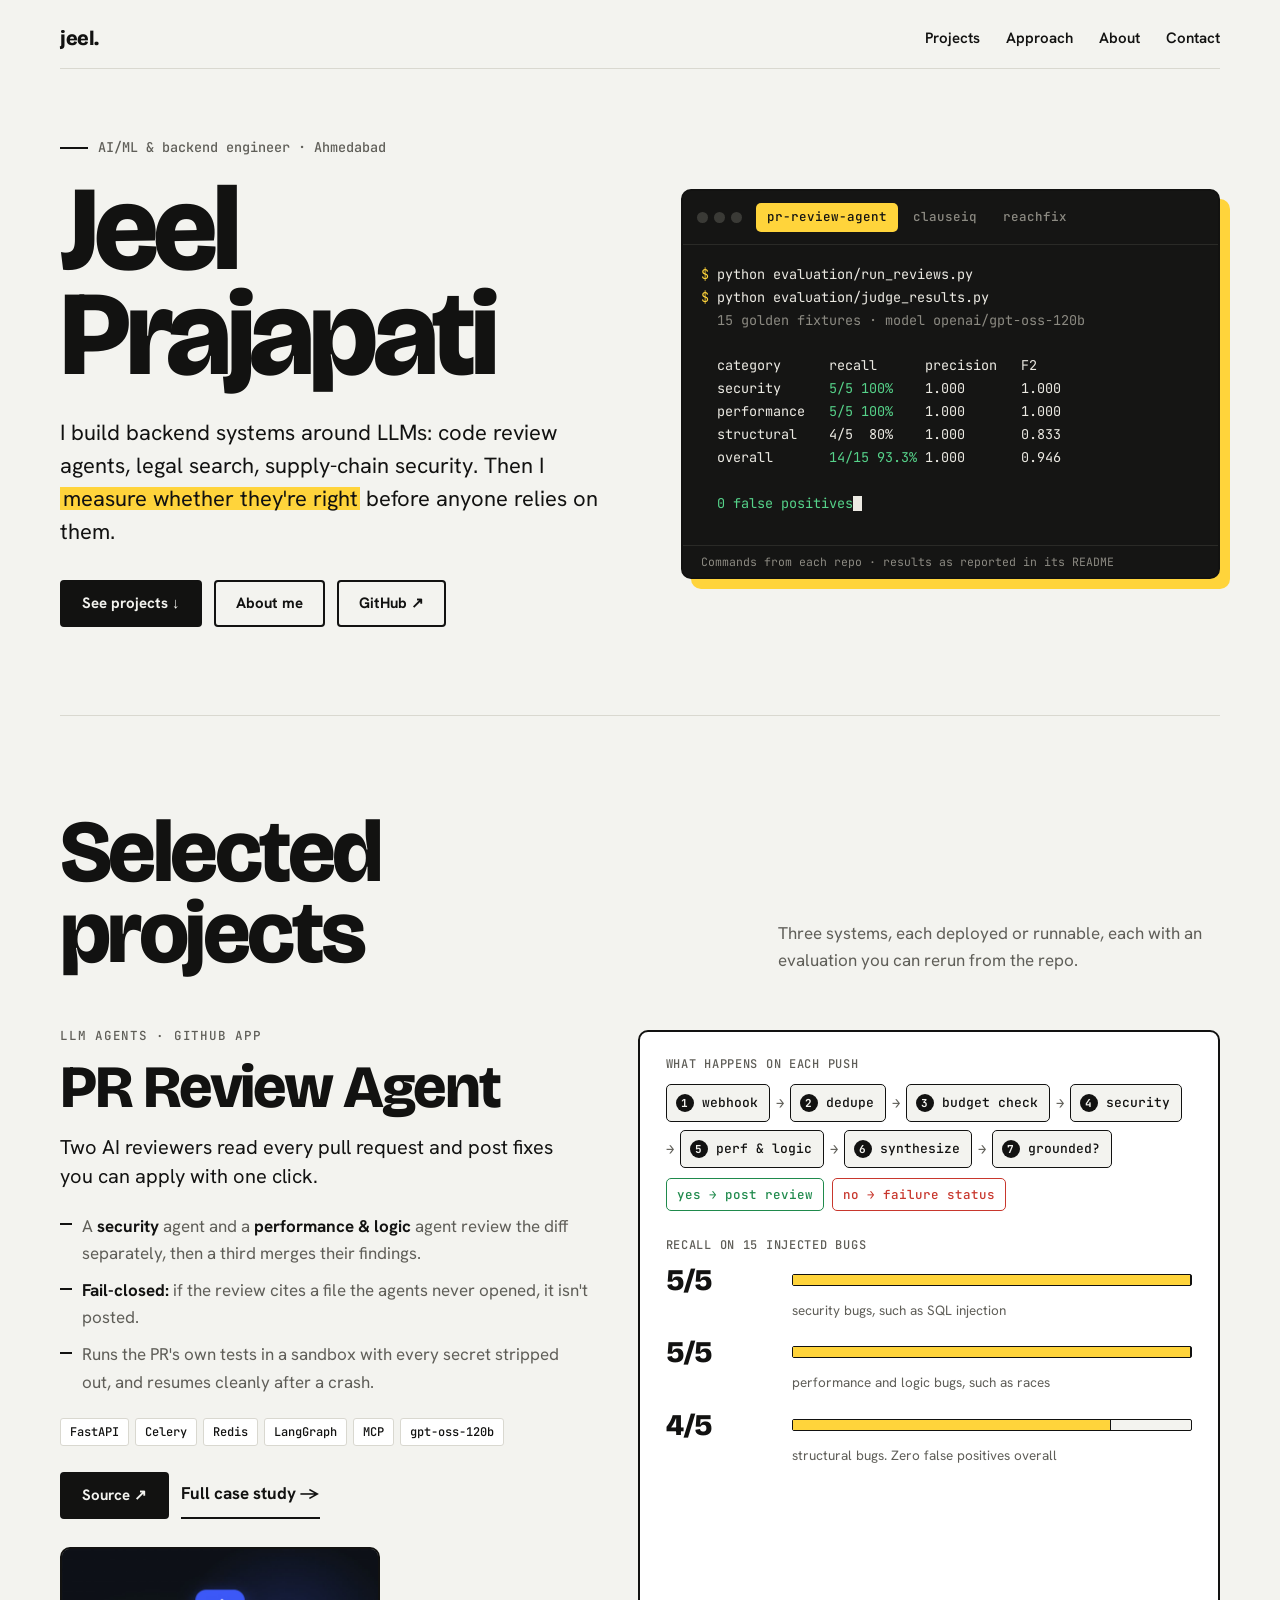
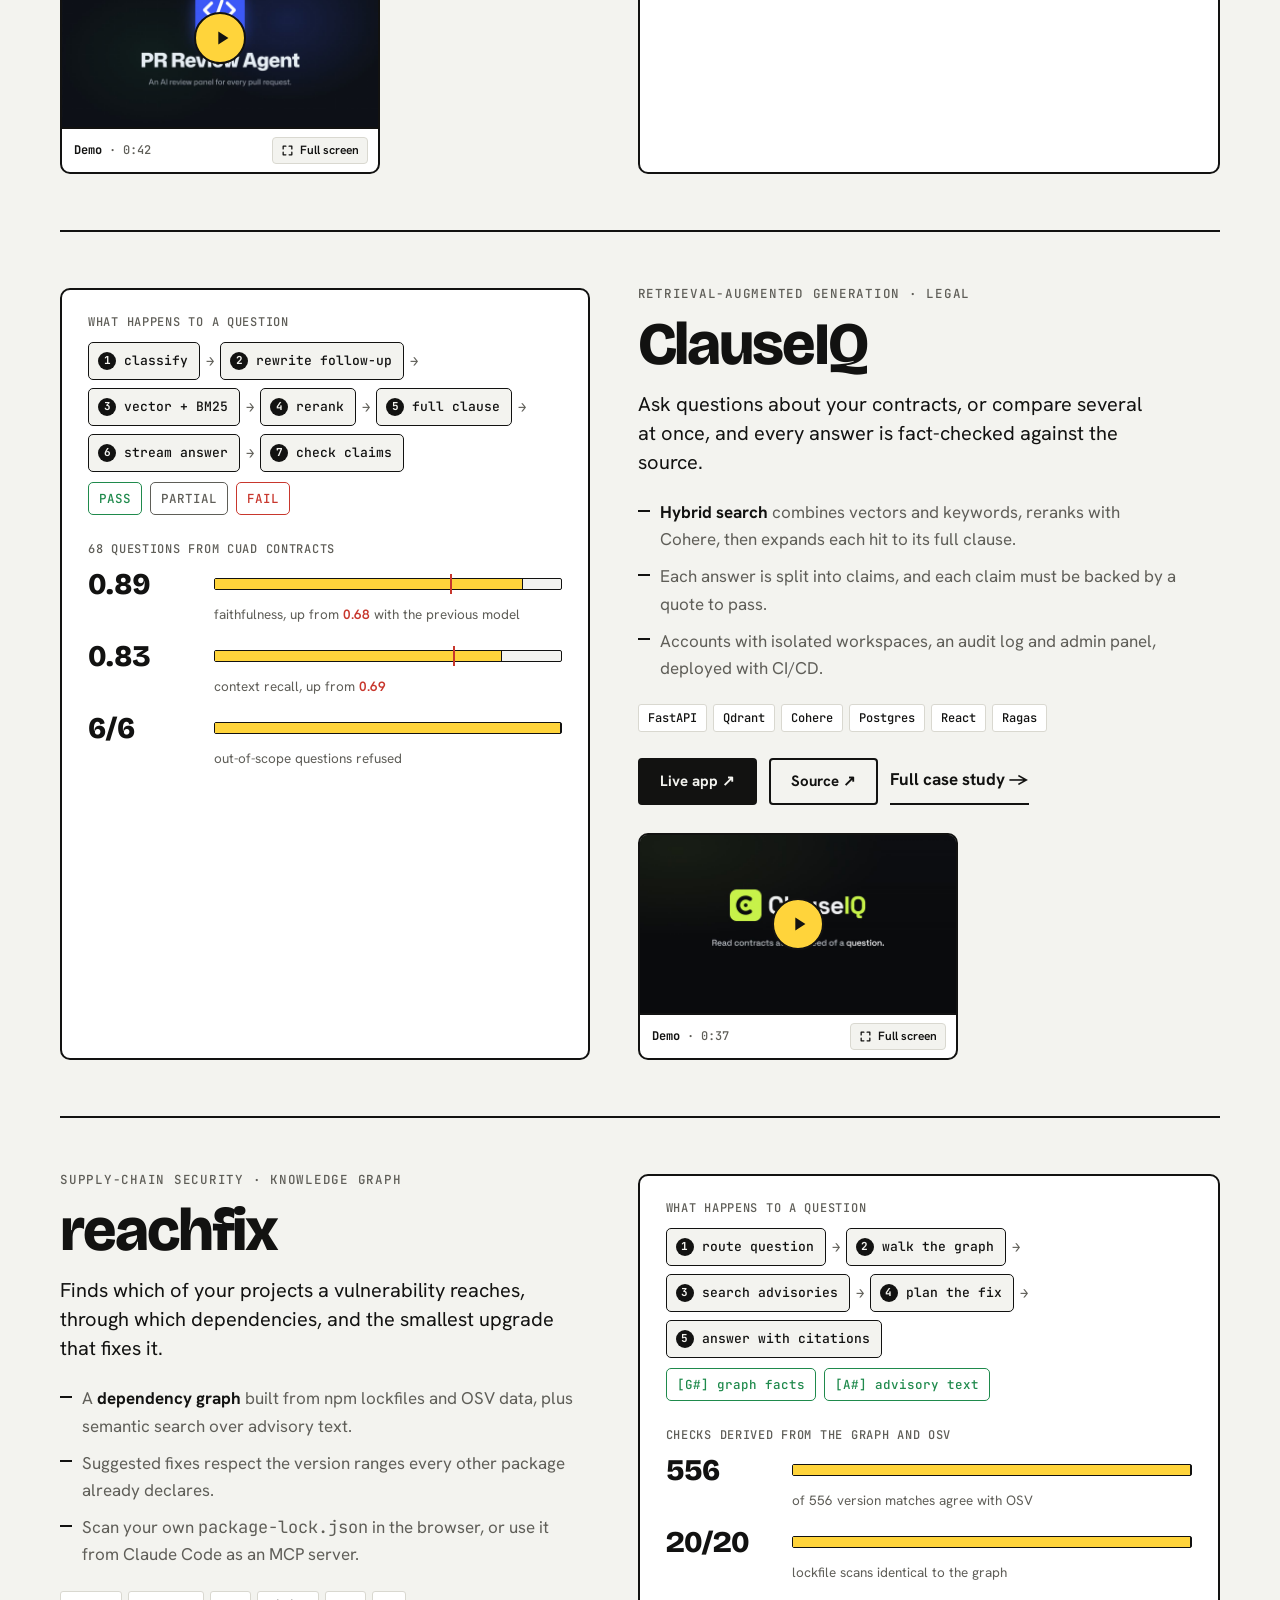
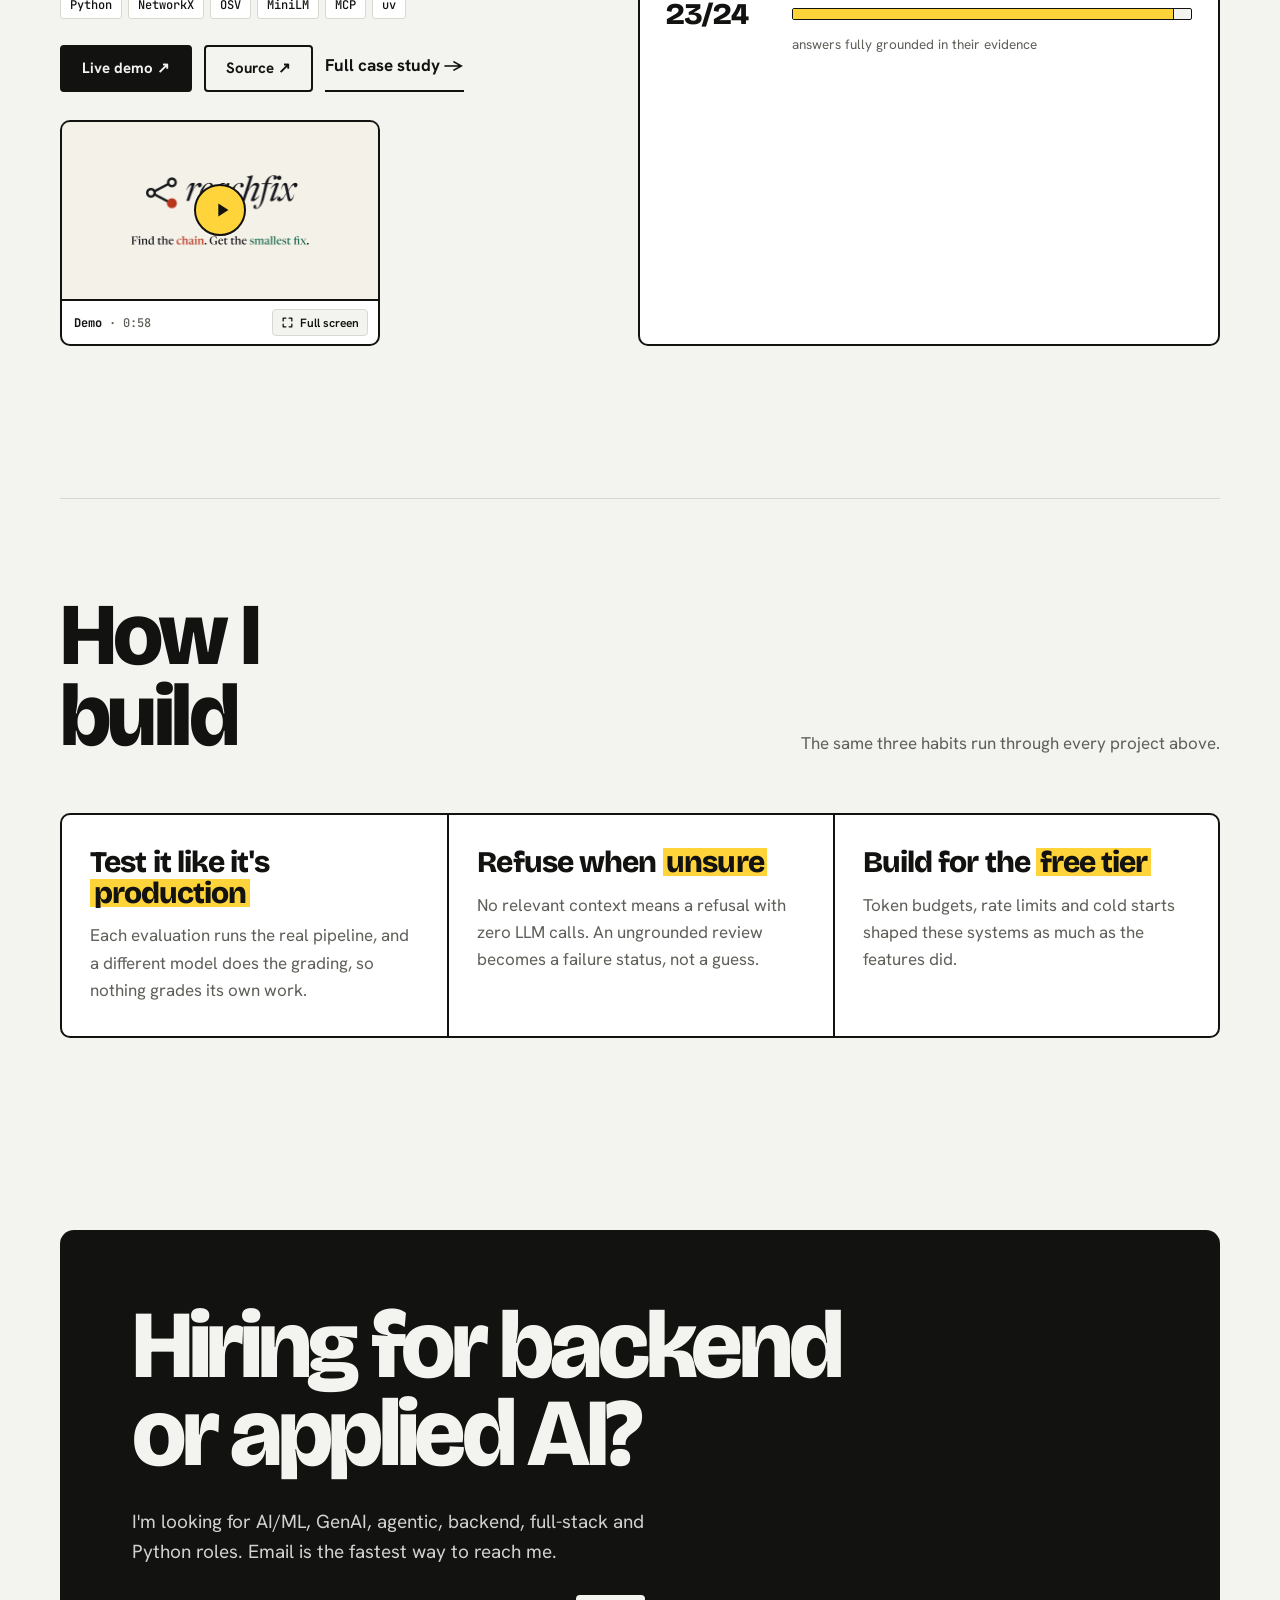
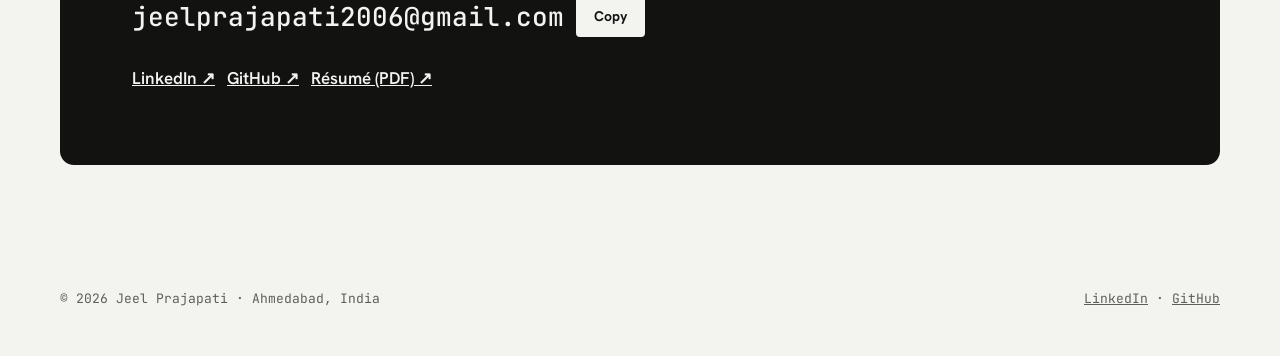
<file: index.html>
<!doctype html>
<html lang="en">
<head>
<meta charset="utf-8">
<meta name="viewport" content="width=device-width, initial-scale=1, viewport-fit=cover">
<title>Jeel Prajapati · Software Engineer</title>
<meta name="description" content="Jeel Prajapati builds backend systems around LLMs and measures whether they are right: PR Review Agent, ClauseIQ and reachfix.">
<meta property="og:title" content="Jeel Prajapati · Software Engineer">
<meta property="og:description" content="Jeel Prajapati builds backend systems around LLMs and measures whether they are right: PR Review Agent, ClauseIQ and reachfix.">
<meta property="og:type" content="website">
<link rel="icon" href="assets/favicon.svg" type="image/svg+xml">
<link rel="preconnect" href="https://fonts.googleapis.com">
<link rel="preconnect" href="https://fonts.gstatic.com" crossorigin>
<link rel="stylesheet" href="https://fonts.googleapis.com/css2?family=Bricolage+Grotesque:opsz,wght@12..96,500;12..96,700;12..96,800&family=Hanken+Grotesk:wght@400;500;600;700&family=JetBrains+Mono:wght@400;500;700&display=swap">
<link rel="stylesheet" href="assets/styles.css?v=23fa5d07">
</head>
<body>
<div class="wrap">
  <nav aria-label="Primary">
    <a class="mark" href="index.html">jeel.</a>
    <ul>
      <li><a href="#projects">Projects</a></li>
      <li><a href="#approach">Approach</a></li>
      <li><a href="about.html">About</a></li>
      <li><a href="#contact">Contact</a></li>
    </ul>
  </nav>

  <header class="hero" id="top">
    <div>
      <div class="role">AI/ML &amp; backend engineer · Ahmedabad</div>
      <h1>Jeel<br>Prajapati</h1>
      <p class="lede">I build backend systems around LLMs: code review agents, legal search, supply-chain security. Then I <span class="hl">measure whether they're right</span> before anyone relies on them.</p>
      <div class="actions">
        <a class="btn solid" href="#projects">See projects ↓</a>
        <a class="btn" href="about.html">About me</a>
        <a class="btn" href="https://github.com/JeelPrajapati23">GitHub ↗</a>
      </div>
    </div>

    <div class="term" aria-label="Project results in a terminal">
      <div class="term-top">
        <div class="dots" aria-hidden="true"><i></i><i></i><i></i></div>
        <div class="tabs" role="tablist">
          <button class="tab" role="tab" id="t-pr" aria-selected="true" data-k="pr">pr-review-agent</button>
          <button class="tab" role="tab" id="t-cq" aria-selected="false" data-k="cq">clauseiq</button>
          <button class="tab" role="tab" id="t-rf" aria-selected="false" data-k="rf">reachfix</button>
        </div>
      </div>
      <div class="screen" id="screen" role="tabpanel" aria-live="polite"></div>
      <div class="term-foot">Commands from each repo · results as reported in its README</div>
    </div>
  </header>

  <section id="projects" aria-labelledby="projects-h">
    <div class="sec-title">
      <h2 id="projects-h">Selected<br>projects</h2>
      <p>Three systems, each deployed or runnable, each with an evaluation you can rerun from the repo.</p>
    </div>

    <article class="project">
      <div class="info">
        <div class="kicker">LLM agents · GitHub App</div>
        <h3>PR Review Agent</h3>
        <p class="pitch">Two AI reviewers read every pull request and post fixes you can apply with one click.</p>
        <ul class="facts">
          <li>A <b>security</b> agent and a <b>performance &amp; logic</b> agent review the diff separately, then a third merges their findings.</li>
          <li><b>Fail-closed:</b> if the review cites a file the agents never opened, it isn't posted.</li>
          <li>Runs the PR's own tests in a sandbox with every secret stripped out, and resumes cleanly after a crash.</li>
        </ul>
        <div class="stack"><span>FastAPI</span><span>Celery</span><span>Redis</span><span>LangGraph</span><span>MCP</span><span>gpt-oss-120b</span></div>
        <div class="plinks"><a class="btn solid" href="https://github.com/JeelPrajapati23/PR-Review-Agent">Source ↗</a><a class="more" href="projects/pr-review-agent.html">Full case study →</a></div>
        <div class="mini">
          <div class="mini-screen">
            <video controls preload="metadata" playsinline poster="assets/video/pr-review-agent-poster.jpg" aria-label="PR Review Agent demo video">
              <source src="assets/video/pr-review-agent.mp4" type="video/mp4">
              Your browser can't play this video. <a href="assets/video/pr-review-agent.mp4">Download it instead</a>.
            </video>
            <button class="mini-play" type="button" hidden aria-label="Play the PR Review Agent demo"><svg viewBox="0 0 24 24" width="22" height="22" aria-hidden="true"><path d="M8 5v14l11-7z"/></svg></button>
          </div>
          <div class="mini-bar">
            <span><b>Demo</b> · 0:42</span>
            <button class="mini-fs" type="button" aria-label="Watch the PR Review Agent demo in full screen"><svg viewBox="0 0 24 24" width="13" height="13" aria-hidden="true"><path d="M4 9V4h5M20 9V4h-5M4 15v5h5M20 15v5h-5"/></svg>Full screen</button>
          </div>
        </div>
      </div>
      <div class="figure">
        <div>
          <div class="fig-label">What happens on each push</div>
          <ol class="flow">
            <li><span class="step" style="--i:0">webhook</span><span class="arrow">→</span></li>
            <li><span class="step" style="--i:1">dedupe</span><span class="arrow">→</span></li>
            <li><span class="step" style="--i:2">budget check</span><span class="arrow">→</span></li>
            <li><span class="step" style="--i:3">security</span><span class="arrow">→</span></li>
            <li><span class="step" style="--i:4">perf &amp; logic</span><span class="arrow">→</span></li>
            <li><span class="step" style="--i:5">synthesize</span><span class="arrow">→</span></li>
            <li><span class="step" style="--i:6">grounded?</span></li>
          </ol>
          <div class="outcomes"><span class="out go">yes → post review</span><span class="out stop">no → failure status</span></div>
        </div>
        <div>
          <div class="fig-label">Recall on 15 injected bugs</div>
          <div class="bars">
            <div class="bar-row"><b>5/5</b><div class="track"><div class="fill" style="width:100%"></div></div><small>security bugs, such as SQL injection</small></div>
            <div class="bar-row"><b>5/5</b><div class="track"><div class="fill" style="width:100%"></div></div><small>performance and logic bugs, such as races</small></div>
            <div class="bar-row"><b>4/5</b><div class="track"><div class="fill" style="width:80%"></div></div><small>structural bugs. Zero false positives overall</small></div>
          </div>
        </div>
      </div>
    </article>

    <article class="project flip">
      <div class="info">
        <div class="kicker">Retrieval-augmented generation · Legal</div>
        <h3>ClauseIQ</h3>
        <p class="pitch">Ask questions about your contracts, or compare several at once, and every answer is fact-checked against the source.</p>
        <ul class="facts">
          <li><b>Hybrid search</b> combines vectors and keywords, reranks with Cohere, then expands each hit to its full clause.</li>
          <li>Each answer is split into claims, and each claim must be backed by a quote to pass.</li>
          <li>Accounts with isolated workspaces, an audit log and admin panel, deployed with CI/CD.</li>
        </ul>
        <div class="stack"><span>FastAPI</span><span>Qdrant</span><span>Cohere</span><span>Postgres</span><span>React</span><span>Ragas</span></div>
        <div class="plinks"><a class="btn solid" href="https://clauseiq-rag.vercel.app">Live app ↗</a><a class="btn" href="https://github.com/JeelPrajapati23/ClauseIQ">Source ↗</a><a class="more" href="projects/clauseiq.html">Full case study →</a></div>
        <div class="mini">
          <div class="mini-screen">
            <video controls preload="metadata" playsinline poster="assets/video/clauseiq-poster.jpg" aria-label="ClauseIQ demo video">
              <source src="assets/video/clauseiq.mp4" type="video/mp4">
              Your browser can't play this video. <a href="assets/video/clauseiq.mp4">Download it instead</a>.
            </video>
            <button class="mini-play" type="button" hidden aria-label="Play the ClauseIQ demo"><svg viewBox="0 0 24 24" width="22" height="22" aria-hidden="true"><path d="M8 5v14l11-7z"/></svg></button>
          </div>
          <div class="mini-bar">
            <span><b>Demo</b> · 0:37</span>
            <button class="mini-fs" type="button" aria-label="Watch the ClauseIQ demo in full screen"><svg viewBox="0 0 24 24" width="13" height="13" aria-hidden="true"><path d="M4 9V4h5M20 9V4h-5M4 15v5h5M20 15v5h-5"/></svg>Full screen</button>
          </div>
        </div>
      </div>
      <div class="figure">
        <div>
          <div class="fig-label">What happens to a question</div>
          <ol class="flow">
            <li><span class="step" style="--i:0">classify</span><span class="arrow">→</span></li>
            <li><span class="step" style="--i:1">rewrite follow-up</span><span class="arrow">→</span></li>
            <li><span class="step" style="--i:2">vector + BM25</span><span class="arrow">→</span></li>
            <li><span class="step" style="--i:3">rerank</span><span class="arrow">→</span></li>
            <li><span class="step" style="--i:4">full clause</span><span class="arrow">→</span></li>
            <li><span class="step" style="--i:5">stream answer</span><span class="arrow">→</span></li>
            <li><span class="step" style="--i:6">check claims</span></li>
          </ol>
          <div class="outcomes"><span class="out go">PASS</span><span class="out mid">PARTIAL</span><span class="out stop">FAIL</span></div>
        </div>
        <div>
          <div class="fig-label">68 questions from CUAD contracts</div>
          <div class="bars">
            <div class="bar-row"><b>0.89</b><div class="track"><div class="fill" style="width:89%"></div><div class="base" style="left:68%"></div></div><small>faithfulness, up from <em>0.68</em> with the previous model</small></div>
            <div class="bar-row"><b>0.83</b><div class="track"><div class="fill" style="width:83%"></div><div class="base" style="left:69%"></div></div><small>context recall, up from <em>0.69</em></small></div>
            <div class="bar-row"><b>6/6</b><div class="track"><div class="fill" style="width:100%"></div></div><small>out-of-scope questions refused</small></div>
          </div>
        </div>
      </div>
    </article>

    <article class="project">
      <div class="info">
        <div class="kicker">Supply-chain security · Knowledge graph</div>
        <h3>reachfix</h3>
        <p class="pitch">Finds which of your projects a vulnerability reaches, through which dependencies, and the smallest upgrade that fixes it.</p>
        <ul class="facts">
          <li>A <b>dependency graph</b> built from npm lockfiles and OSV data, plus semantic search over advisory text.</li>
          <li>Suggested fixes respect the version ranges every other package already declares.</li>
          <li>Scan your own <span class="mono">package-lock.json</span> in the browser, or use it from Claude Code as an MCP server.</li>
        </ul>
        <div class="stack"><span>Python</span><span>NetworkX</span><span>OSV</span><span>MiniLM</span><span>MCP</span><span>uv</span></div>
        <div class="plinks"><a class="btn solid" href="https://reachfix-latest.onrender.com">Live demo ↗</a><a class="btn" href="https://github.com/JeelPrajapati23/reachfix">Source ↗</a><a class="more" href="projects/reachfix.html">Full case study →</a></div>
        <div class="mini">
          <div class="mini-screen">
            <video controls preload="metadata" playsinline poster="assets/video/reachfix-poster.jpg" aria-label="reachfix demo video">
              <source src="assets/video/reachfix.mp4" type="video/mp4">
              Your browser can't play this video. <a href="assets/video/reachfix.mp4">Download it instead</a>.
            </video>
            <button class="mini-play" type="button" hidden aria-label="Play the reachfix demo"><svg viewBox="0 0 24 24" width="22" height="22" aria-hidden="true"><path d="M8 5v14l11-7z"/></svg></button>
          </div>
          <div class="mini-bar">
            <span><b>Demo</b> · 0:58</span>
            <button class="mini-fs" type="button" aria-label="Watch the reachfix demo in full screen"><svg viewBox="0 0 24 24" width="13" height="13" aria-hidden="true"><path d="M4 9V4h5M20 9V4h-5M4 15v5h5M20 15v5h-5"/></svg>Full screen</button>
          </div>
        </div>
      </div>
      <div class="figure">
        <div>
          <div class="fig-label">What happens to a question</div>
          <ol class="flow">
            <li><span class="step" style="--i:0">route question</span><span class="arrow">→</span></li>
            <li><span class="step" style="--i:1">walk the graph</span><span class="arrow">→</span></li>
            <li><span class="step" style="--i:2">search advisories</span><span class="arrow">→</span></li>
            <li><span class="step" style="--i:3">plan the fix</span><span class="arrow">→</span></li>
            <li><span class="step" style="--i:4">answer with citations</span></li>
          </ol>
          <div class="outcomes"><span class="out go">[G#] graph facts</span><span class="out go">[A#] advisory text</span></div>
        </div>
        <div>
          <div class="fig-label">Checks derived from the graph and OSV</div>
          <div class="bars">
            <div class="bar-row"><b>556</b><div class="track"><div class="fill" style="width:100%"></div></div><small>of 556 version matches agree with OSV</small></div>
            <div class="bar-row"><b>20/20</b><div class="track"><div class="fill" style="width:100%"></div></div><small>lockfile scans identical to the graph</small></div>
            <div class="bar-row"><b>23/24</b><div class="track"><div class="fill" style="width:95.8%"></div></div><small>answers fully grounded in their evidence</small></div>
          </div>
        </div>
      </div>
    </article>
  </section>

  <section id="approach" aria-labelledby="approach-h">
    <div class="sec-title">
      <h2 id="approach-h">How I<br>build</h2>
      <p>The same three habits run through every project above.</p>
    </div>
    <div class="principles">
      <div class="principle">
        <h3>Test it like it's <span class="hl">production</span></h3>
        <p>Each evaluation runs the real pipeline, and a different model does the grading, so nothing grades its own work.</p>
      </div>
      <div class="principle">
        <h3>Refuse when <span class="hl">unsure</span></h3>
        <p>No relevant context means a refusal with zero LLM calls. An ungrounded review becomes a failure status, not a guess.</p>
      </div>
      <div class="principle">
        <h3>Build for the <span class="hl">free tier</span></h3>
        <p>Token budgets, rate limits and cold starts shaped these systems as much as the features did.</p>
      </div>
    </div>
  </section>

  <section id="contact" aria-labelledby="contact-h" style="border-top:0">
    <div class="contact">
      <h2 id="contact-h">Hiring for backend or applied AI?</h2>
      <p>I'm looking for AI/ML, GenAI, agentic, backend, full-stack and Python roles. Email is the fastest way to reach me.</p>
      <div class="mailrow">
        <span class="mail" id="email">jeelprajapati2006@gmail.com</span>
        <button class="copy" id="copy-email" type="button">Copy</button>
      </div>
      <div class="actions" style="margin-top:0">
        <a href="https://www.linkedin.com/in/jeel-prajapati-592411321/">LinkedIn ↗</a>
        <a href="https://github.com/JeelPrajapati23">GitHub ↗</a>
        <a href="assets/Jeel_Prajapati_Resume.pdf">Résumé (PDF) ↗</a>
      </div>
    </div>
  </section>

  <footer><span>© 2026 Jeel Prajapati · Ahmedabad, India</span><span><a href="https://www.linkedin.com/in/jeel-prajapati-592411321/">LinkedIn</a> · <a href="https://github.com/JeelPrajapati23">GitHub</a></span></footer>
</div>

<script src="assets/main.js?v=23fa5d07"></script>
</body>
</html>
</file>
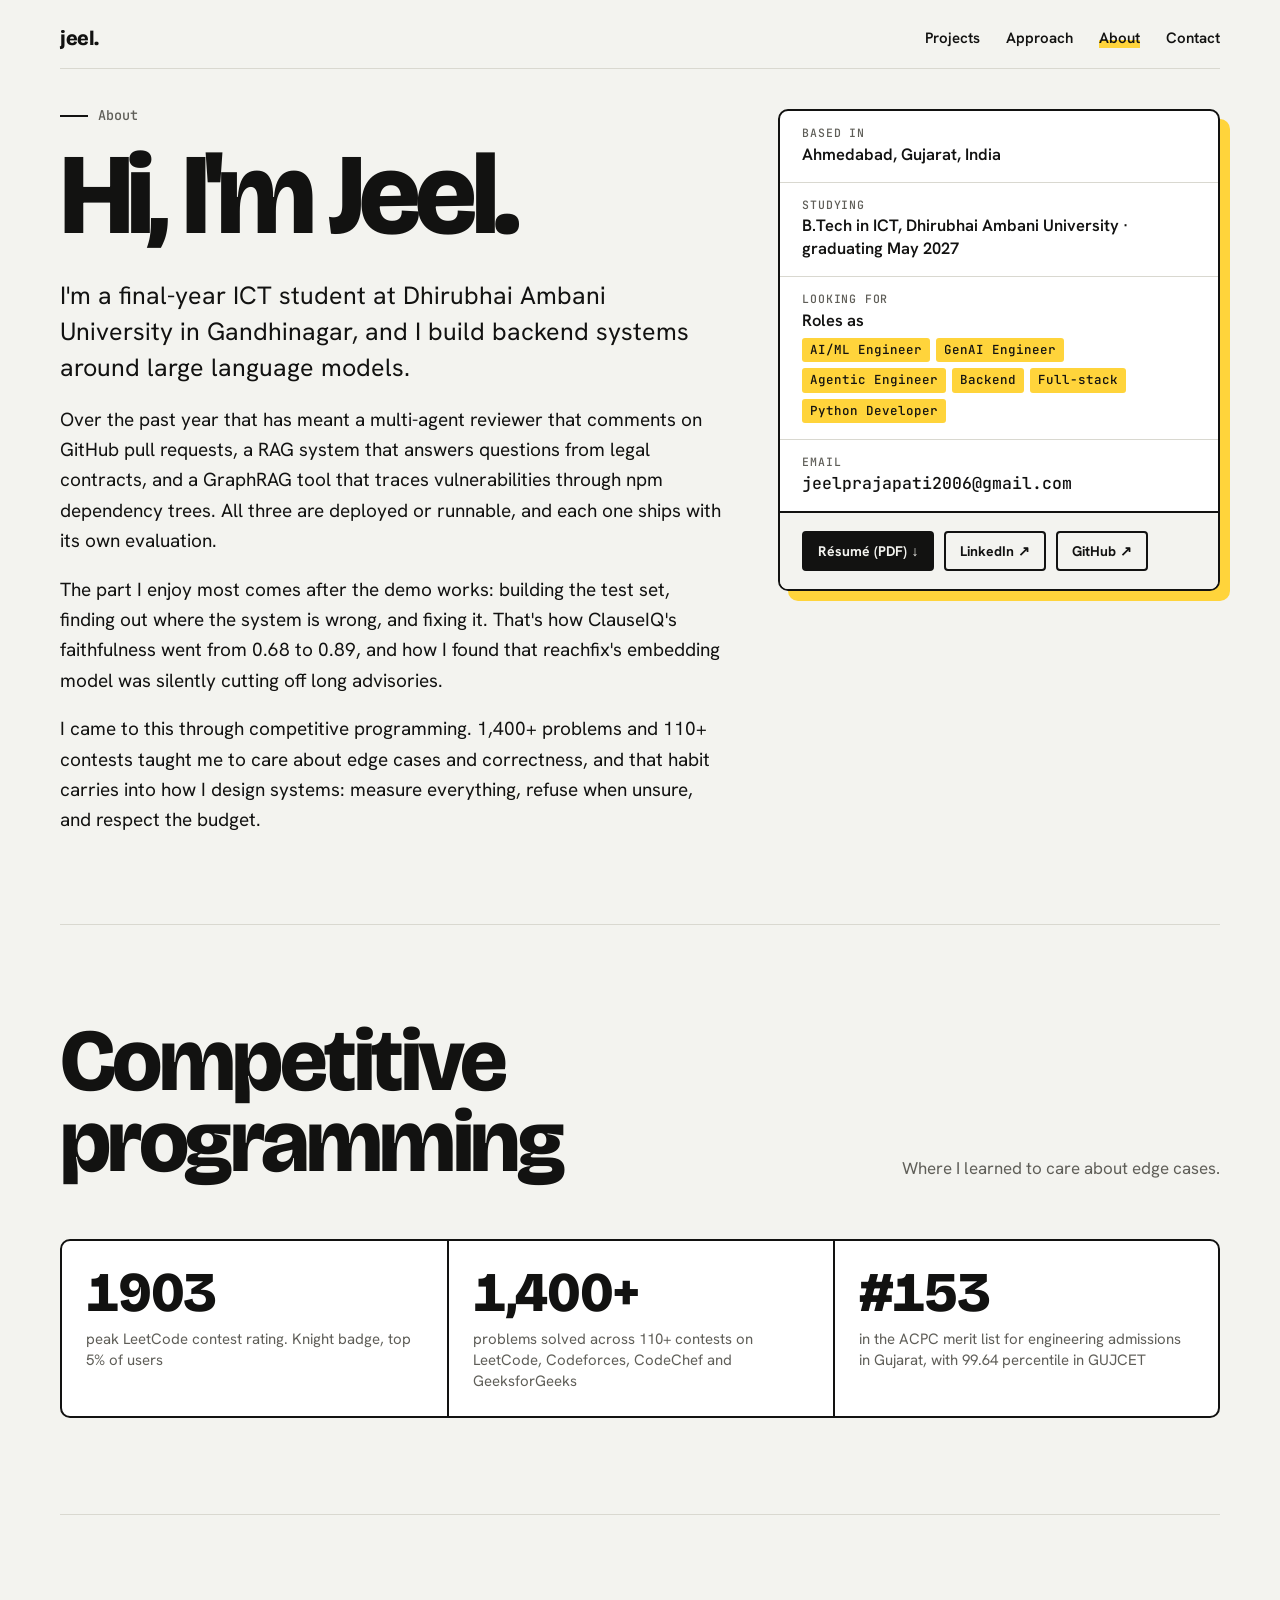
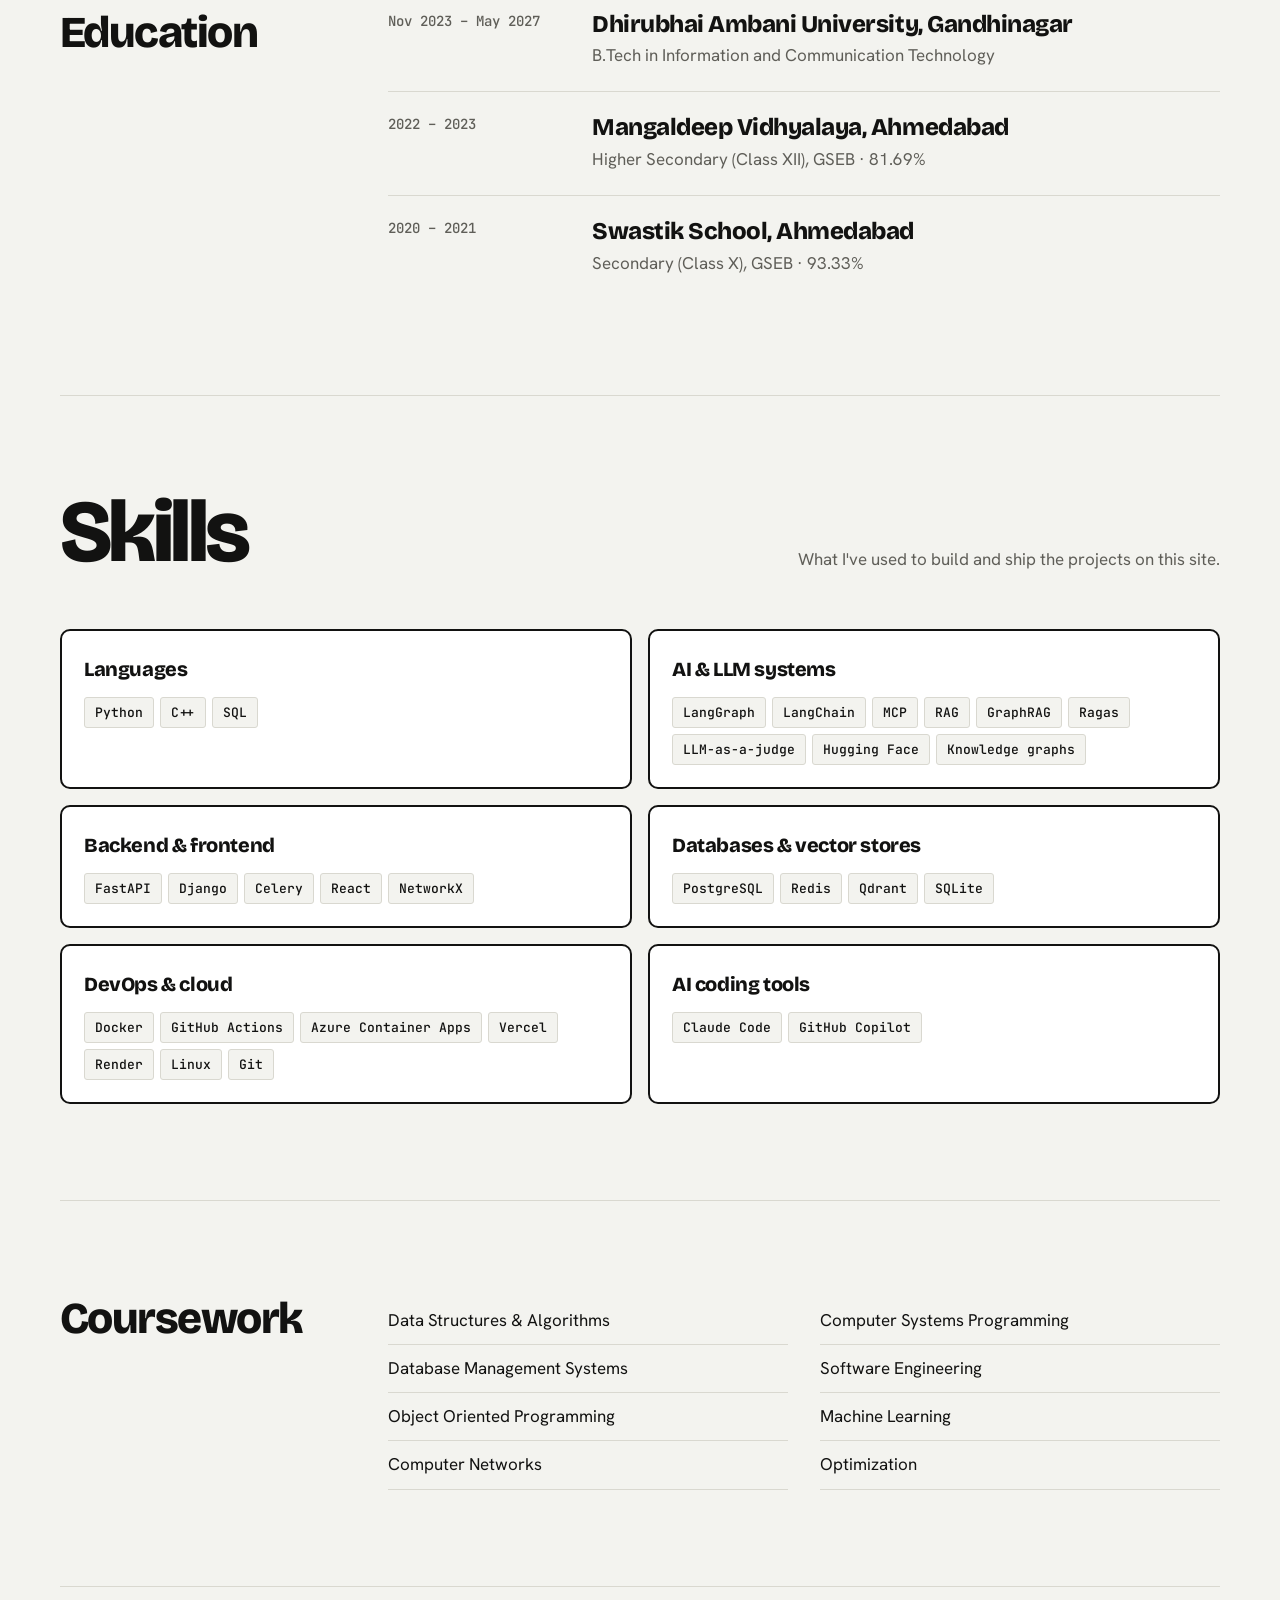
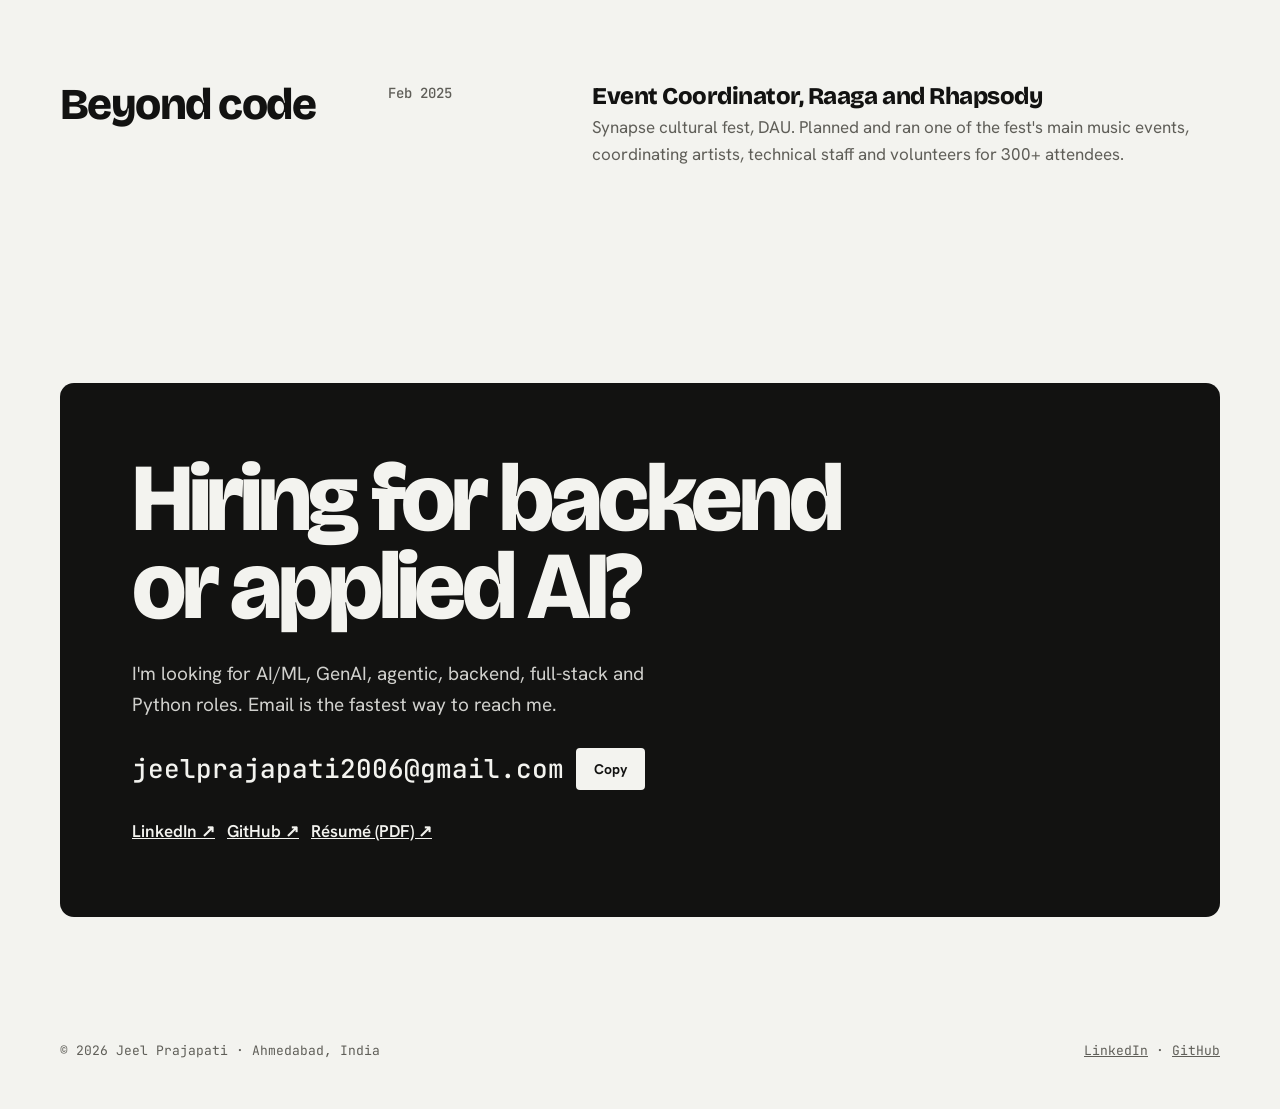
<file: about.html>
<!doctype html>
<html lang="en">
<head>
<meta charset="utf-8">
<meta name="viewport" content="width=device-width, initial-scale=1, viewport-fit=cover">
<title>About · Jeel Prajapati</title>
<meta name="description" content="Jeel Prajapati is a final-year ICT student in Ahmedabad building LLM and backend systems, open to AI/ML, GenAI and backend roles.">
<meta property="og:title" content="About · Jeel Prajapati">
<meta property="og:description" content="Jeel Prajapati is a final-year ICT student in Ahmedabad building LLM and backend systems, open to AI/ML, GenAI and backend roles.">
<meta property="og:type" content="website">
<link rel="icon" href="assets/favicon.svg" type="image/svg+xml">
<link rel="preconnect" href="https://fonts.googleapis.com">
<link rel="preconnect" href="https://fonts.gstatic.com" crossorigin>
<link rel="stylesheet" href="https://fonts.googleapis.com/css2?family=Bricolage+Grotesque:opsz,wght@12..96,500;12..96,700;12..96,800&family=Hanken+Grotesk:wght@400;500;600;700&family=JetBrains+Mono:wght@400;500;700&display=swap">
<link rel="stylesheet" href="assets/styles.css?v=23fa5d07">
</head>
<body>
<div class="wrap">
  <nav aria-label="Primary">
    <a class="mark" href="index.html">jeel.</a>
    <ul>
      <li><a href="index.html#projects">Projects</a></li>
      <li><a href="index.html#approach">Approach</a></li>
      <li><a href="about.html" aria-current="page">About</a></li>
      <li><a href="#contact">Contact</a></li>
    </ul>
  </nav>

  <header class="about-hero">
    <div>
      <div class="role">About</div>
      <h1>Hi, I'm Jeel.</h1>
      <div class="bio">
        <p>I'm a final-year ICT student at Dhirubhai Ambani University in Gandhinagar, and I build backend systems around large language models.</p>
        <p>Over the past year that has meant a multi-agent reviewer that comments on GitHub pull requests, a RAG system that answers questions from legal contracts, and a GraphRAG tool that traces vulnerabilities through npm dependency trees. All three are deployed or runnable, and each one ships with its own evaluation.</p>
        <p>The part I enjoy most comes after the demo works: building the test set, finding out where the system is wrong, and fixing it. That's how ClauseIQ's faithfulness went from 0.68 to 0.89, and how I found that reachfix's embedding model was silently cutting off long advisories.</p>
        <p>I came to this through competitive programming. 1,400+ problems and 110+ contests taught me to care about edge cases and correctness, and that habit carries into how I design systems: measure everything, refuse when unsure, and respect the budget.</p>
      </div>
    </div>

    <aside class="card" aria-label="Quick facts">
      <dl>
        <div class="kv"><dt>Based in</dt><dd>Ahmedabad, Gujarat, India</dd></div>
        <div class="kv"><dt>Studying</dt><dd>B.Tech in ICT, Dhirubhai Ambani University · graduating May 2027</dd></div>
        <div class="kv"><dt>Looking for</dt><dd>Roles as
          <div class="roles"><span>AI/ML Engineer</span><span>GenAI Engineer</span><span>Agentic Engineer</span><span>Backend</span><span>Full-stack</span><span>Python Developer</span></div></dd></div>
        <div class="kv"><dt>Email</dt><dd class="mono" style="font-weight:500;word-break:break-all">jeelprajapati2006@gmail.com</dd></div>
      </dl>
      <div class="btns">
        <a class="btn solid" href="assets/Jeel_Prajapati_Resume.pdf">Résumé (PDF) ↓</a>
        <a class="btn" href="https://www.linkedin.com/in/jeel-prajapati-592411321/">LinkedIn ↗</a>
        <a class="btn" href="https://github.com/JeelPrajapati23">GitHub ↗</a>
      </div>
    </aside>
  </header>

  <section aria-labelledby="ach-h">
    <div class="sec-title"><h2 id="ach-h">Competitive<br>programming</h2><p>Where I learned to care about edge cases.</p></div>
    <div class="stats3">
      <div><b>1903</b><span>peak LeetCode contest rating. Knight badge, top 5% of users</span></div>
      <div><b>1,400+</b><span>problems solved across 110+ contests on LeetCode, Codeforces, CodeChef and GeeksforGeeks</span></div>
      <div><b>#153</b><span>in the ACPC merit list for engineering admissions in Gujarat, with 99.64 percentile in GUJCET</span></div>
    </div>
  </section>

  <section class="split" aria-labelledby="edu-h">
    <h2 id="edu-h">Education</h2>
    <ol class="timeline">
      <li><span class="when">Nov 2023 – May 2027</span><div><h3>Dhirubhai Ambani University, Gandhinagar</h3><p>B.Tech in Information and Communication Technology</p></div></li>
      <li><span class="when">2022 – 2023</span><div><h3>Mangaldeep Vidhyalaya, Ahmedabad</h3><p>Higher Secondary (Class XII), GSEB · 81.69%</p></div></li>
      <li><span class="when">2020 – 2021</span><div><h3>Swastik School, Ahmedabad</h3><p>Secondary (Class X), GSEB · 93.33%</p></div></li>
    </ol>
  </section>

  <section aria-labelledby="skills-h">
    <div class="sec-title"><h2 id="skills-h">Skills</h2><p>What I've used to build and ship the projects on this site.</p></div>
    <div class="skills">
      <div class="skill"><h3>Languages</h3><div class="chips"><span>Python</span><span>C++</span><span>SQL</span></div></div>
      <div class="skill"><h3>AI &amp; LLM systems</h3><div class="chips"><span>LangGraph</span><span>LangChain</span><span>MCP</span><span>RAG</span><span>GraphRAG</span><span>Ragas</span><span>LLM-as-a-judge</span><span>Hugging Face</span><span>Knowledge graphs</span></div></div>
      <div class="skill"><h3>Backend &amp; frontend</h3><div class="chips"><span>FastAPI</span><span>Django</span><span>Celery</span><span>React</span><span>NetworkX</span></div></div>
      <div class="skill"><h3>Databases &amp; vector stores</h3><div class="chips"><span>PostgreSQL</span><span>Redis</span><span>Qdrant</span><span>SQLite</span></div></div>
      <div class="skill"><h3>DevOps &amp; cloud</h3><div class="chips"><span>Docker</span><span>GitHub Actions</span><span>Azure Container Apps</span><span>Vercel</span><span>Render</span><span>Linux</span><span>Git</span></div></div>
      <div class="skill"><h3>AI coding tools</h3><div class="chips"><span>Claude Code</span><span>GitHub Copilot</span></div></div>
    </div>
  </section>

  <section class="split" aria-labelledby="course-h">
    <h2 id="course-h">Coursework</h2>
    <ul class="course">
      <li>Data Structures &amp; Algorithms</li><li>Database Management Systems</li><li>Object Oriented Programming</li><li>Computer Networks</li>
      <li>Computer Systems Programming</li><li>Software Engineering</li><li>Machine Learning</li><li>Optimization</li>
    </ul>
  </section>

  <section class="split" aria-labelledby="lead-h">
    <h2 id="lead-h">Beyond code</h2>
    <ol class="timeline">
      <li><span class="when">Feb 2025</span><div><h3>Event Coordinator, Raaga and Rhapsody</h3><p>Synapse cultural fest, DAU. Planned and ran one of the fest's main music events, coordinating artists, technical staff and volunteers for 300+ attendees.</p></div></li>
    </ol>
  </section>

  <section id="contact" aria-labelledby="contact-h" style="border-top:0">
    <div class="contact">
      <h2 id="contact-h">Hiring for backend or applied AI?</h2>
      <p>I'm looking for AI/ML, GenAI, agentic, backend, full-stack and Python roles. Email is the fastest way to reach me.</p>
      <div class="mailrow">
        <span class="mail" id="email">jeelprajapati2006@gmail.com</span>
        <button class="copy" id="copy-email" type="button">Copy</button>
      </div>
      <div class="actions" style="margin-top:0">
        <a href="https://www.linkedin.com/in/jeel-prajapati-592411321/">LinkedIn ↗</a>
        <a href="https://github.com/JeelPrajapati23">GitHub ↗</a>
        <a href="assets/Jeel_Prajapati_Resume.pdf">Résumé (PDF) ↗</a>
      </div>
    </div>
  </section>

  <footer><span>© 2026 Jeel Prajapati · Ahmedabad, India</span><span><a href="https://www.linkedin.com/in/jeel-prajapati-592411321/">LinkedIn</a> · <a href="https://github.com/JeelPrajapati23">GitHub</a></span></footer>
</div>
<script src="assets/main.js?v=23fa5d07"></script>
</body>
</html>
</file>
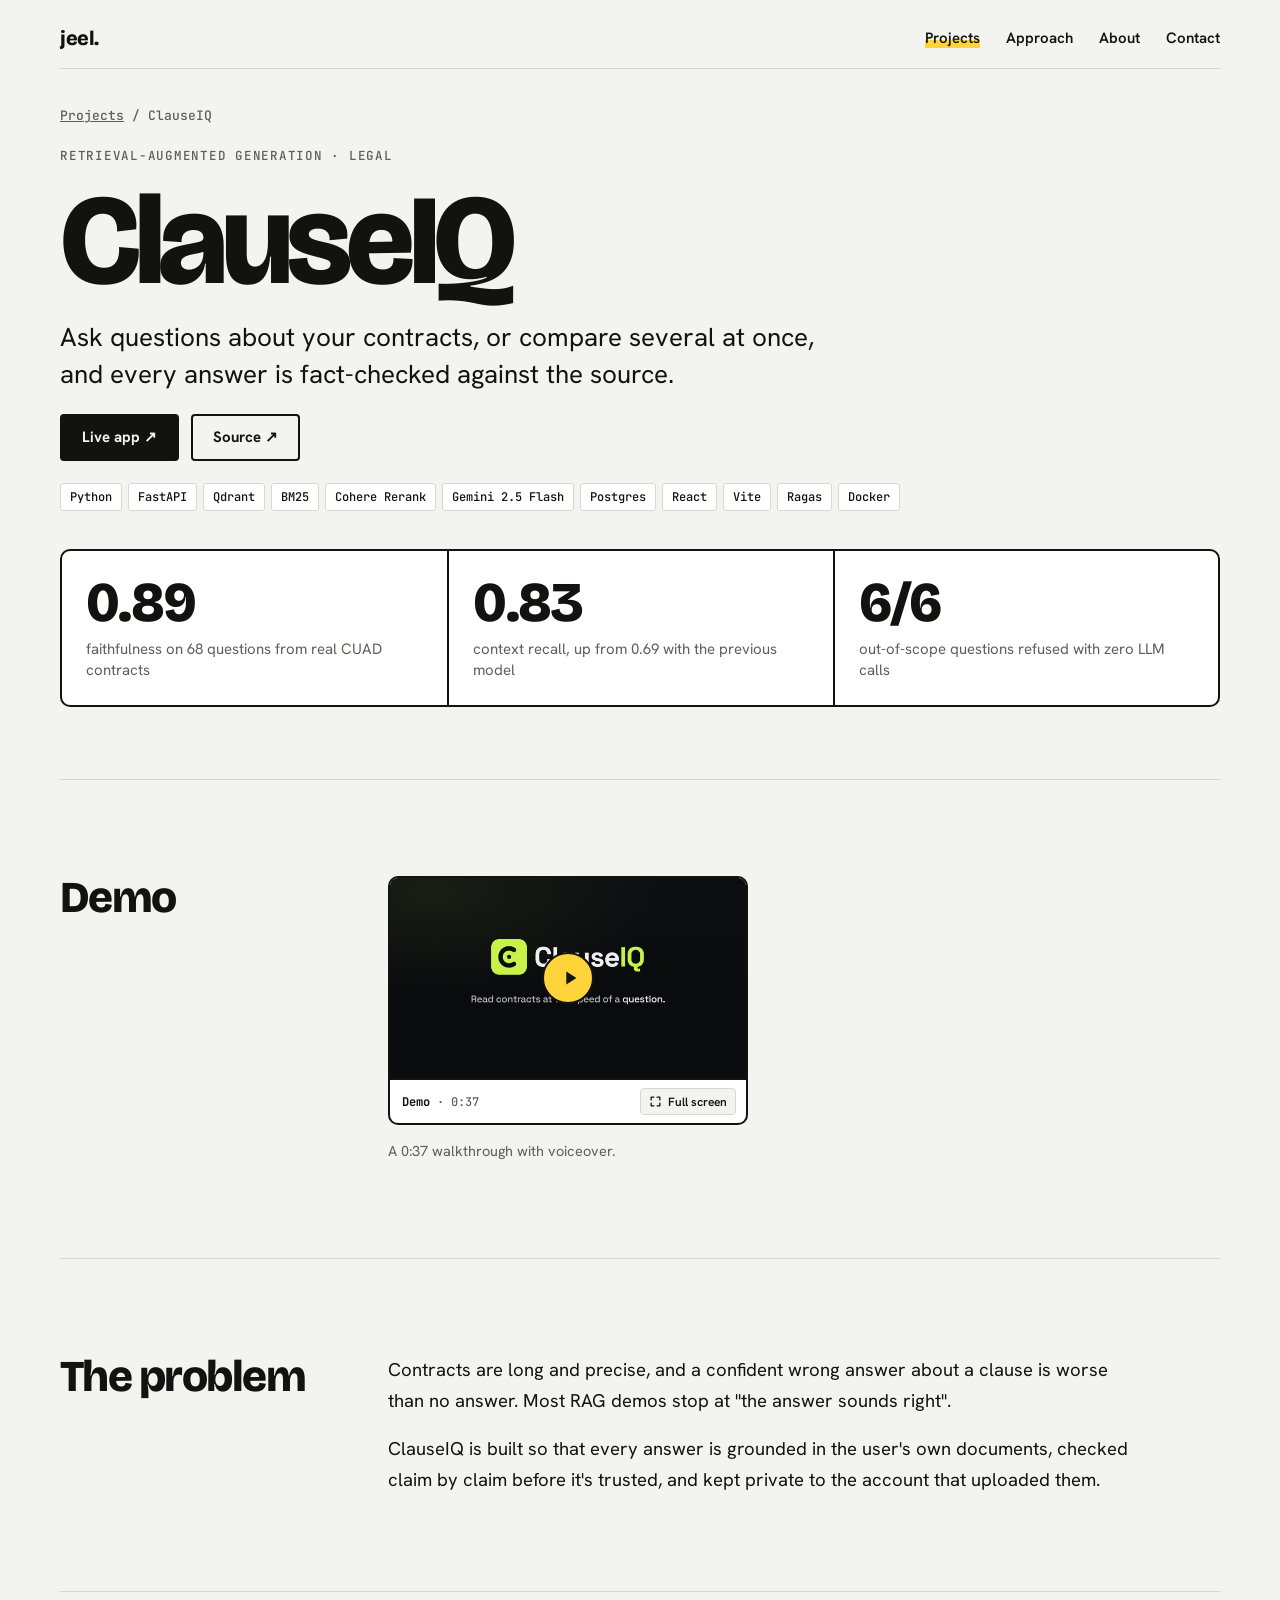
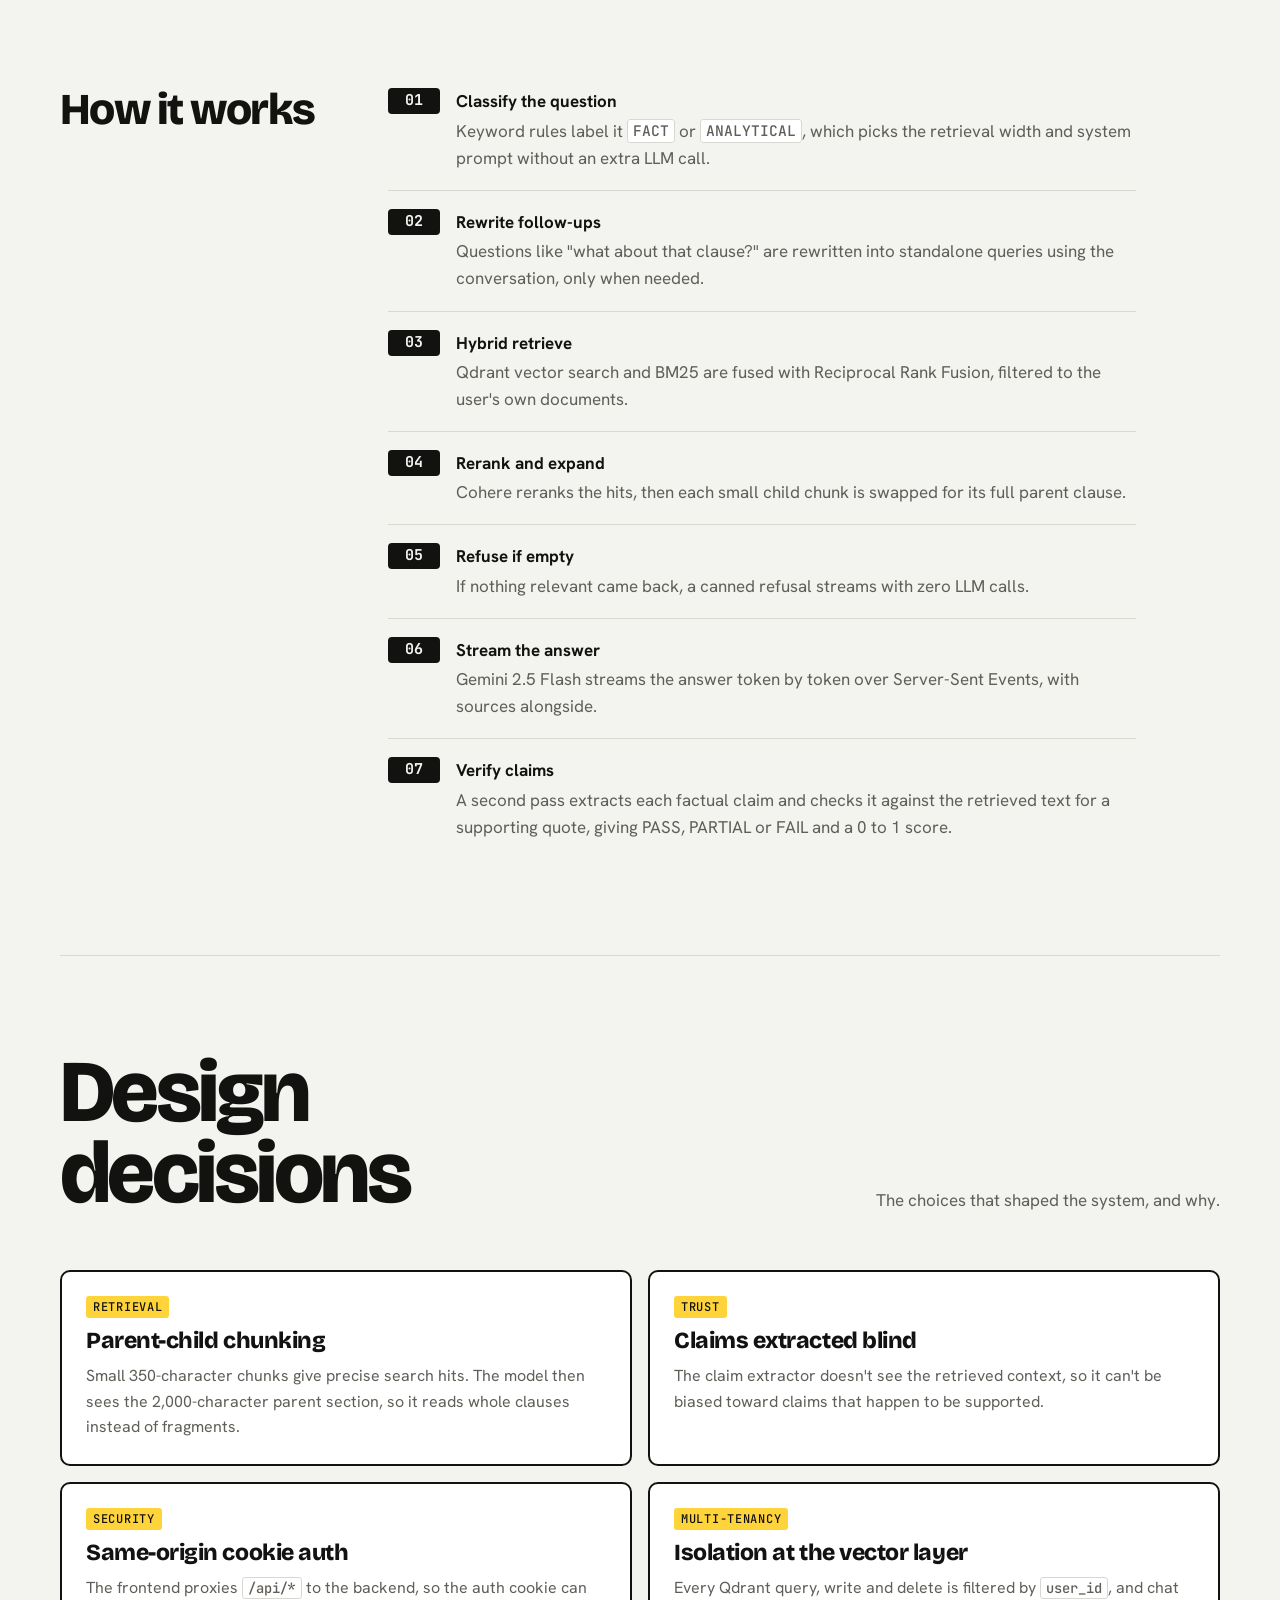
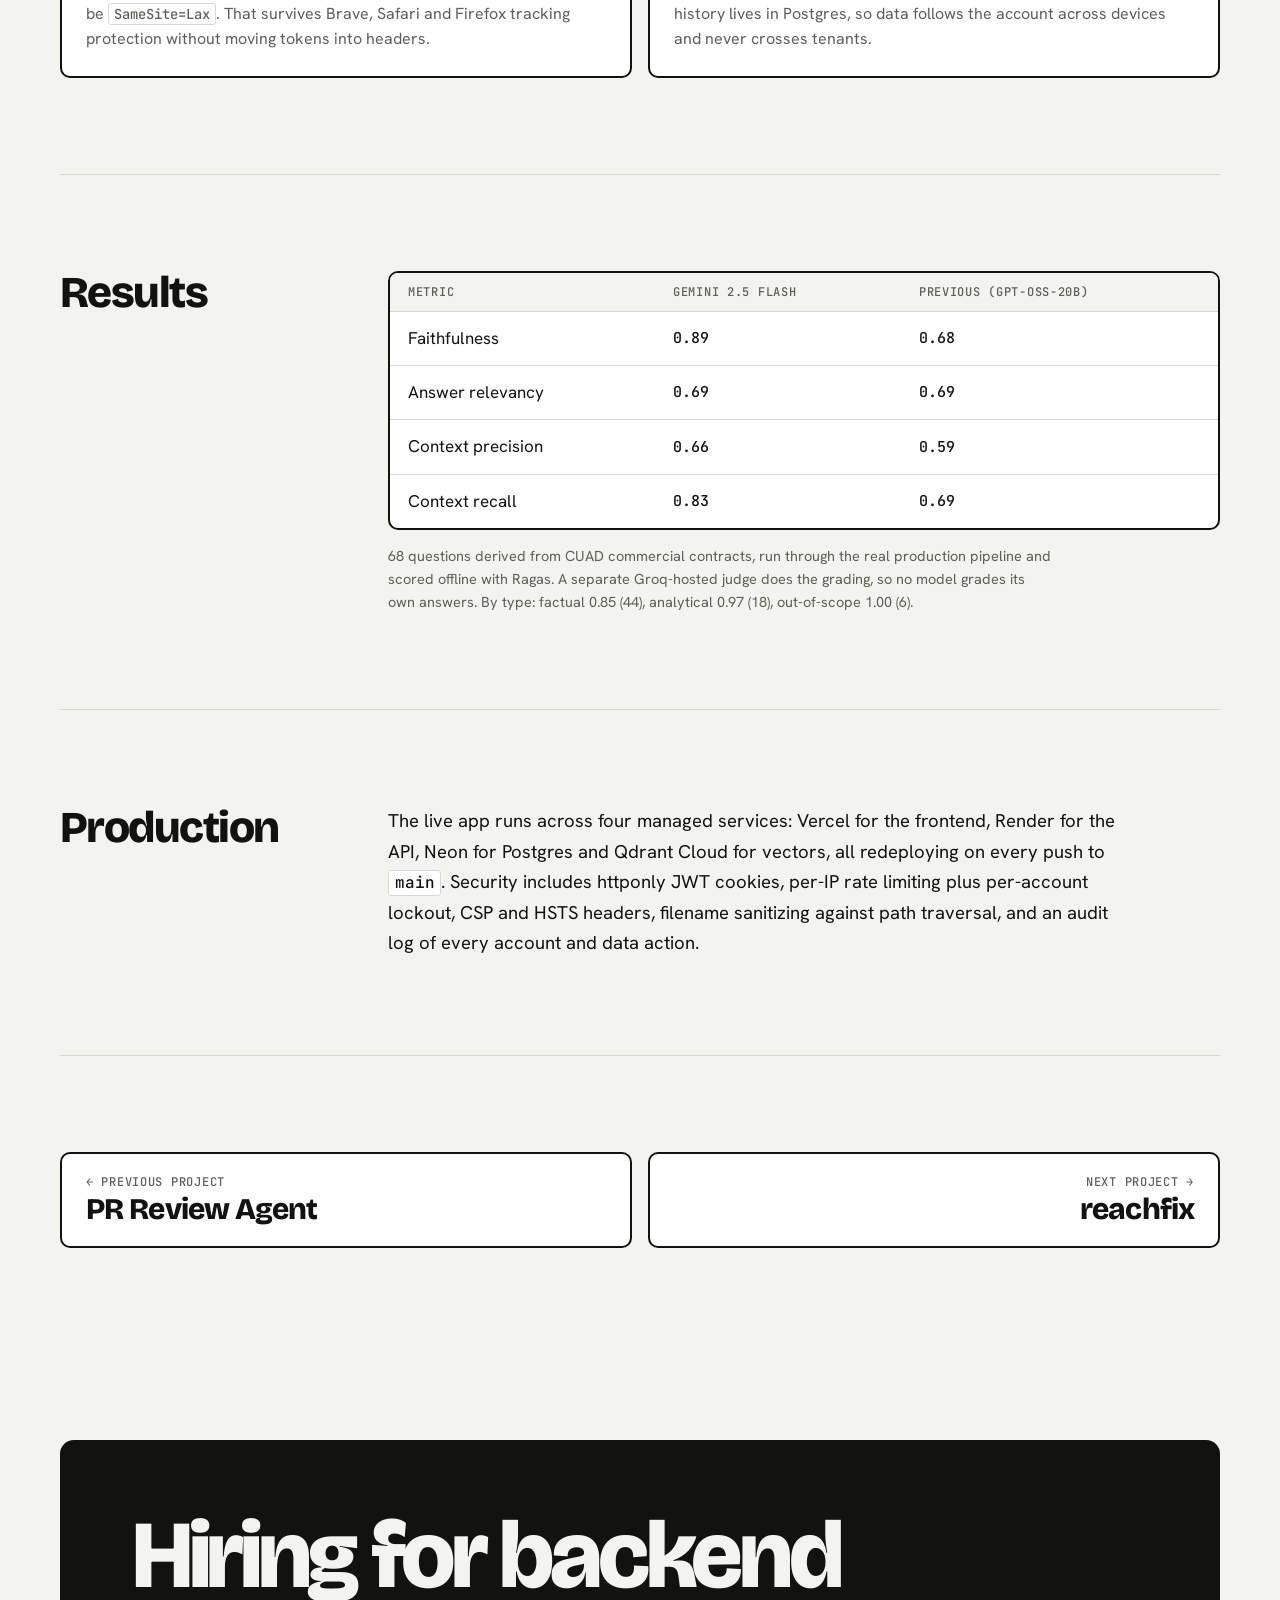
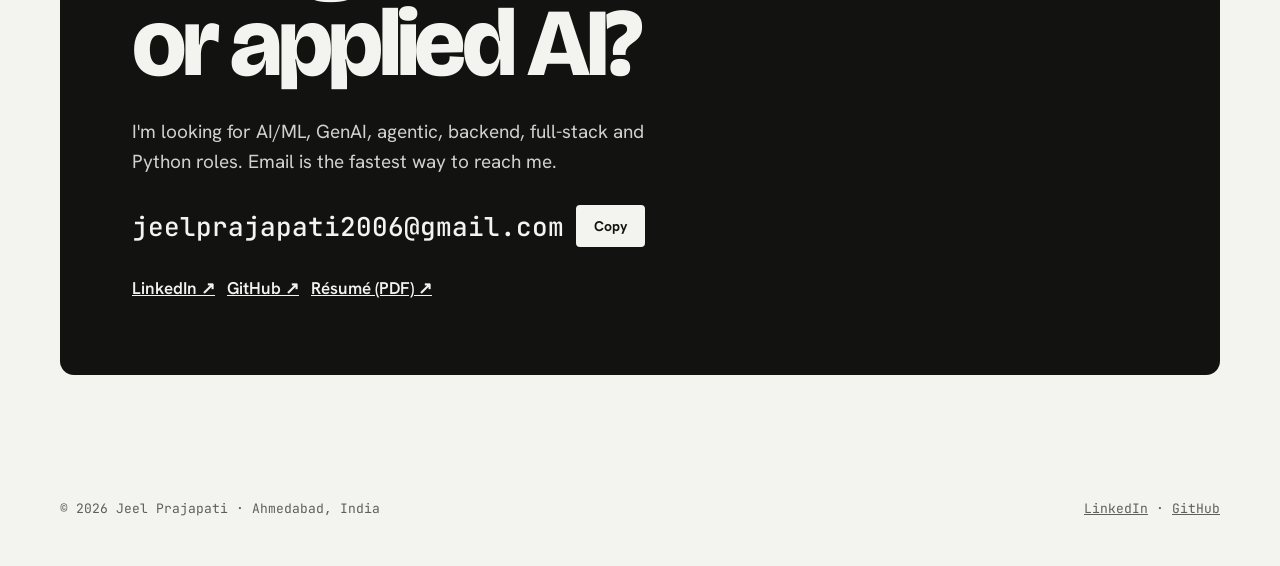
<file: projects/clauseiq.html>
<!doctype html>
<html lang="en">
<head>
<meta charset="utf-8">
<meta name="viewport" content="width=device-width, initial-scale=1, viewport-fit=cover">
<title>ClauseIQ · Jeel Prajapati</title>
<meta name="description" content="Multi-tenant RAG for legal contracts with claim-level answer verification. 0.89 faithfulness on 68 CUAD questions.">
<meta property="og:title" content="ClauseIQ · Jeel Prajapati">
<meta property="og:description" content="Multi-tenant RAG for legal contracts with claim-level answer verification. 0.89 faithfulness on 68 CUAD questions.">
<meta property="og:type" content="website">
<link rel="icon" href="../assets/favicon.svg" type="image/svg+xml">
<link rel="preconnect" href="https://fonts.googleapis.com">
<link rel="preconnect" href="https://fonts.gstatic.com" crossorigin>
<link rel="stylesheet" href="https://fonts.googleapis.com/css2?family=Bricolage+Grotesque:opsz,wght@12..96,500;12..96,700;12..96,800&family=Hanken+Grotesk:wght@400;500;600;700&family=JetBrains+Mono:wght@400;500;700&display=swap">
<link rel="stylesheet" href="../assets/styles.css?v=23fa5d07">
</head>
<body>
<div class="wrap">
  <nav aria-label="Primary">
    <a class="mark" href="../index.html">jeel.</a>
    <ul>
      <li><a href="../index.html#projects" aria-current="page">Projects</a></li>
      <li><a href="../index.html#approach">Approach</a></li>
      <li><a href="../about.html">About</a></li>
      <li><a href="#contact">Contact</a></li>
    </ul>
  </nav>

  <div class="crumbs"><a href="../index.html#projects">Projects</a> / ClauseIQ</div>
  <header class="p-hero">
    <div class="kicker">Retrieval-augmented generation · Legal</div>
    <h1>ClauseIQ</h1>
    <p class="pitch">Ask questions about your contracts, or compare several at once, and every answer is fact-checked against the source.</p>
    <div class="row"><a class="btn solid" href="https://clauseiq-rag.vercel.app">Live app ↗</a><a class="btn" href="https://github.com/JeelPrajapati23/ClauseIQ">Source ↗</a></div>
    <div class="stack" style="margin-top:0"><span>Python</span><span>FastAPI</span><span>Qdrant</span><span>BM25</span><span>Cohere Rerank</span><span>Gemini 2.5 Flash</span><span>Postgres</span><span>React</span><span>Vite</span><span>Ragas</span><span>Docker</span></div>
    <div class="stats3"><div><b>0.89</b><span>faithfulness on 68 questions from real CUAD contracts</span></div><div><b>0.83</b><span>context recall, up from 0.69 with the previous model</span></div><div><b>6/6</b><span>out-of-scope questions refused with zero LLM calls</span></div></div>
  </header>

  <section class="split p-demo" aria-labelledby="demo-h">
    <h2 id="demo-h">Demo</h2>
    <div>
      <div class="mini">
          <div class="mini-screen">
            <video controls preload="metadata" playsinline poster="../assets/video/clauseiq-poster.jpg" aria-label="ClauseIQ demo video">
              <source src="../assets/video/clauseiq.mp4" type="video/mp4">
              Your browser can't play this video. <a href="../assets/video/clauseiq.mp4">Download it instead</a>.
            </video>
            <button class="mini-play" type="button" hidden aria-label="Play the ClauseIQ demo"><svg viewBox="0 0 24 24" width="22" height="22" aria-hidden="true"><path d="M8 5v14l11-7z"/></svg></button>
          </div>
          <div class="mini-bar">
            <span><b>Demo</b> · 0:37</span>
            <button class="mini-fs" type="button" aria-label="Watch the ClauseIQ demo in full screen"><svg viewBox="0 0 24 24" width="13" height="13" aria-hidden="true"><path d="M4 9V4h5M20 9V4h-5M4 15v5h5M20 15v5h-5"/></svg>Full screen</button>
          </div>
        </div>
      <p class="fine">A 0:37 walkthrough with voiceover.</p>
    </div>
  </section>

  <section class="split" aria-labelledby="why-h">
    <h2 id="why-h">The problem</h2>
    <div class="prose"><p>Contracts are long and precise, and a confident wrong answer about a clause is worse than no answer. Most RAG demos stop at "the answer sounds right".</p><p>ClauseIQ is built so that every answer is grounded in the user's own documents, checked claim by claim before it's trusted, and kept private to the account that uploaded them.</p></div>
  </section>

  <section class="split" aria-labelledby="how-h">
    <h2 id="how-h">How it works</h2>
    <ol class="steps"><li><div><b>Classify the question</b><p>Keyword rules label it <code>FACT</code> or <code>ANALYTICAL</code>, which picks the retrieval width and system prompt without an extra LLM call.</p></div></li><li><div><b>Rewrite follow-ups</b><p>Questions like "what about that clause?" are rewritten into standalone queries using the conversation, only when needed.</p></div></li><li><div><b>Hybrid retrieve</b><p>Qdrant vector search and BM25 are fused with Reciprocal Rank Fusion, filtered to the user's own documents.</p></div></li><li><div><b>Rerank and expand</b><p>Cohere reranks the hits, then each small child chunk is swapped for its full parent clause.</p></div></li><li><div><b>Refuse if empty</b><p>If nothing relevant came back, a canned refusal streams with zero LLM calls.</p></div></li><li><div><b>Stream the answer</b><p>Gemini 2.5 Flash streams the answer token by token over Server-Sent Events, with sources alongside.</p></div></li><li><div><b>Verify claims</b><p>A second pass extracts each factual claim and checks it against the retrieved text for a supporting quote, giving PASS, PARTIAL or FAIL and a 0 to 1 score.</p></div></li></ol>
  </section>

  <section aria-labelledby="dec-h">
    <div class="sec-title"><h2 id="dec-h">Design<br>decisions</h2><p>The choices that shaped the system, and why.</p></div>
    <div class="decisions"><div class="decision"><span class="why">Retrieval</span><h3>Parent-child chunking</h3><p>Small 350-character chunks give precise search hits. The model then sees the 2,000-character parent section, so it reads whole clauses instead of fragments.</p></div><div class="decision"><span class="why">Trust</span><h3>Claims extracted blind</h3><p>The claim extractor doesn't see the retrieved context, so it can't be biased toward claims that happen to be supported.</p></div><div class="decision"><span class="why">Security</span><h3>Same-origin cookie auth</h3><p>The frontend proxies <code>/api/*</code> to the backend, so the auth cookie can be <code>SameSite=Lax</code>. That survives Brave, Safari and Firefox tracking protection without moving tokens into headers.</p></div><div class="decision"><span class="why">Multi-tenancy</span><h3>Isolation at the vector layer</h3><p>Every Qdrant query, write and delete is filtered by <code>user_id</code>, and chat history lives in Postgres, so data follows the account across devices and never crosses tenants.</p></div></div>
  </section>

  <section class="split" aria-labelledby="res-h">
    <h2 id="res-h">Results</h2>
    <div>
      <div class="table-wrap"><table class="res"><thead><tr><th>Metric</th><th>Gemini 2.5 Flash</th><th>Previous (gpt-oss-20b)</th></tr></thead><tbody><tr><td>Faithfulness</td><td class="n">0.89</td><td class="n">0.68</td></tr><tr><td>Answer relevancy</td><td class="n">0.69</td><td class="n">0.69</td></tr><tr><td>Context precision</td><td class="n">0.66</td><td class="n">0.59</td></tr><tr><td>Context recall</td><td class="n">0.83</td><td class="n">0.69</td></tr></tbody></table></div>
      <p class="fine">68 questions derived from CUAD commercial contracts, run through the real production pipeline and scored offline with Ragas. A separate Groq-hosted judge does the grading, so no model grades its own answers. By type: factual 0.85 (44), analytical 0.97 (18), out-of-scope 1.00 (6).</p>
    </div>
  </section>

  <section class="split" aria-labelledby="extra-h">
    <h2 id="extra-h">Production</h2>
    <div class="prose"><p>The live app runs across four managed services: Vercel for the frontend, Render for the API, Neon for Postgres and Qdrant Cloud for vectors, all redeploying on every push to <code>main</code>. Security includes httponly JWT cookies, per-IP rate limiting plus per-account lockout, CSP and HSTS headers, filename sanitizing against path traversal, and an audit log of every account and data action.</p></div>
  </section>

  <section aria-label="More projects">
    <div class="pager">
      <a href="pr-review-agent.html"><span>← Previous project</span><b>PR Review Agent</b></a>
      <a class="next" href="reachfix.html"><span>Next project →</span><b>reachfix</b></a>
    </div>
  </section>

  <section id="contact" aria-labelledby="contact-h" style="border-top:0">
    <div class="contact">
      <h2 id="contact-h">Hiring for backend or applied AI?</h2>
      <p>I'm looking for AI/ML, GenAI, agentic, backend, full-stack and Python roles. Email is the fastest way to reach me.</p>
      <div class="mailrow">
        <span class="mail" id="email">jeelprajapati2006@gmail.com</span>
        <button class="copy" id="copy-email" type="button">Copy</button>
      </div>
      <div class="actions" style="margin-top:0">
        <a href="https://www.linkedin.com/in/jeel-prajapati-592411321/">LinkedIn ↗</a>
        <a href="https://github.com/JeelPrajapati23">GitHub ↗</a>
        <a href="../assets/Jeel_Prajapati_Resume.pdf">Résumé (PDF) ↗</a>
      </div>
    </div>
  </section>

  <footer><span>© 2026 Jeel Prajapati · Ahmedabad, India</span><span><a href="https://www.linkedin.com/in/jeel-prajapati-592411321/">LinkedIn</a> · <a href="https://github.com/JeelPrajapati23">GitHub</a></span></footer>
</div>
<script src="../assets/main.js?v=23fa5d07"></script>
</body>
</html>
</file>
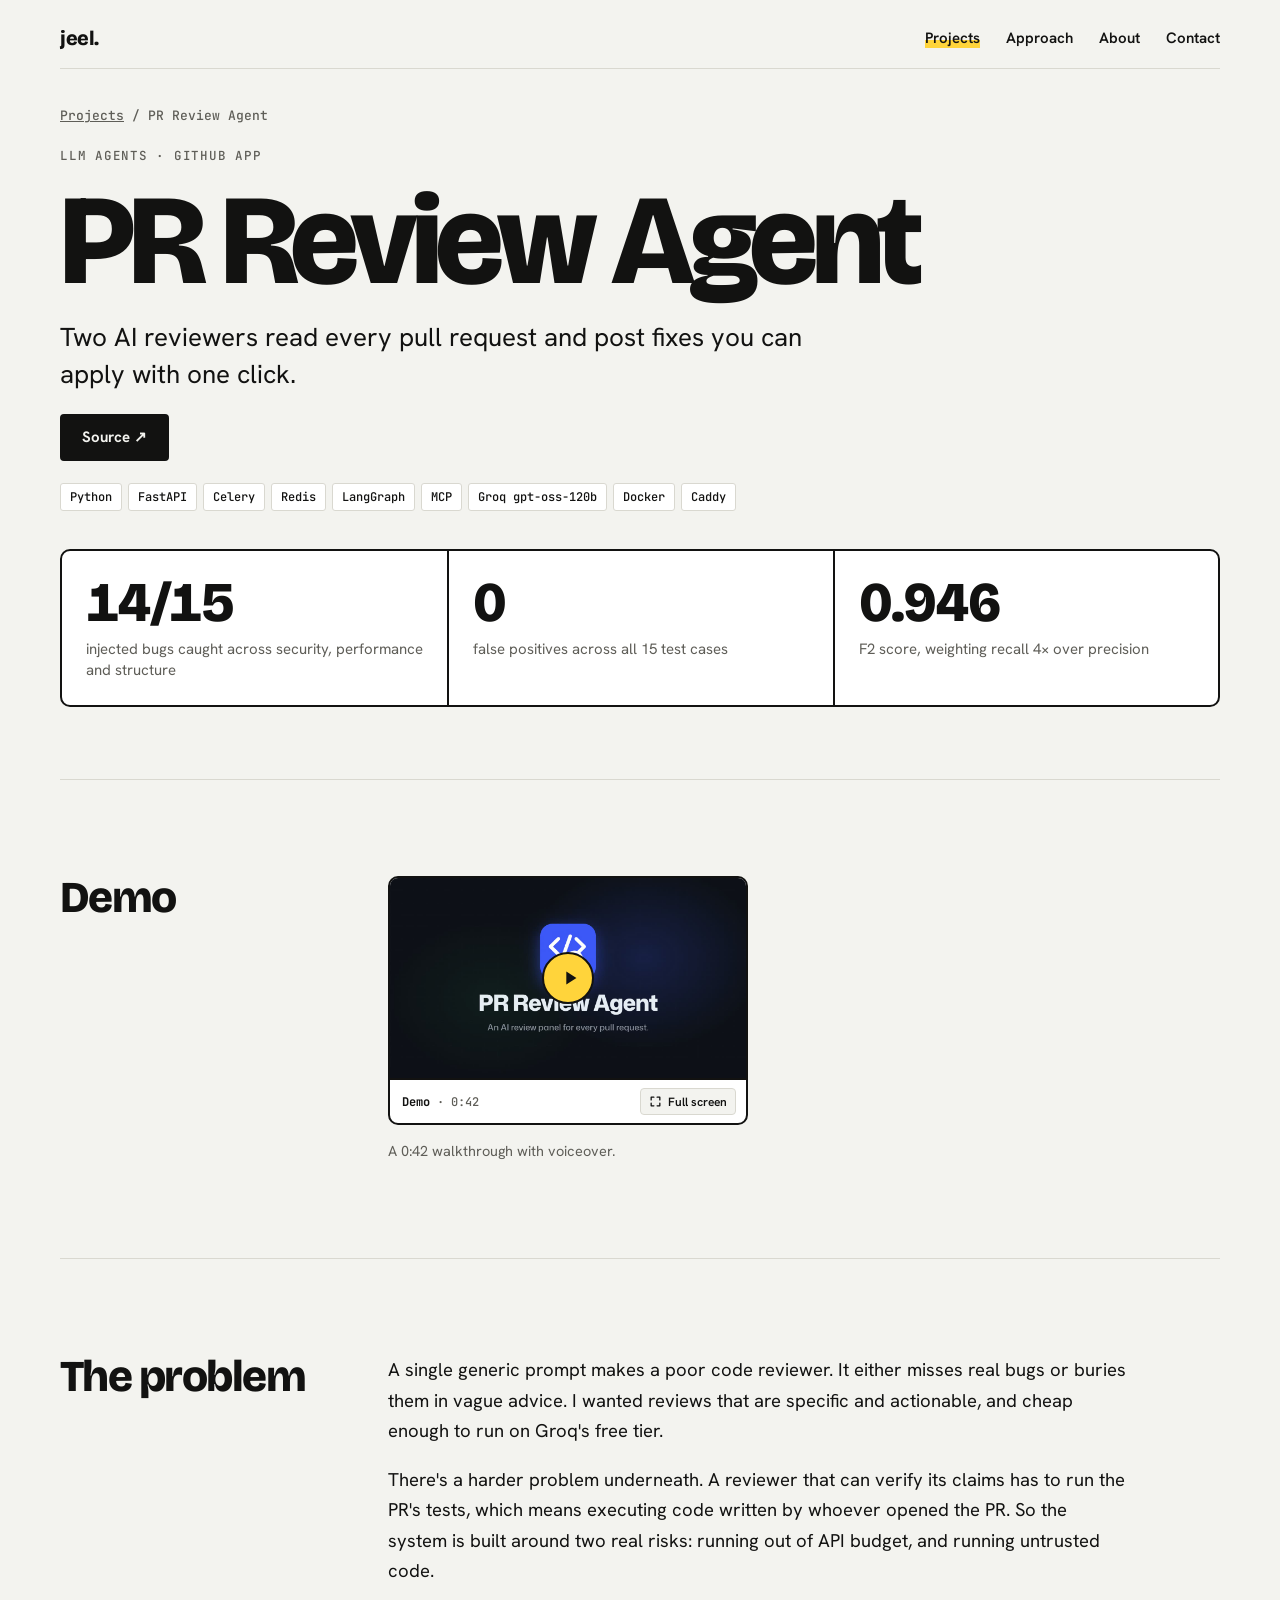
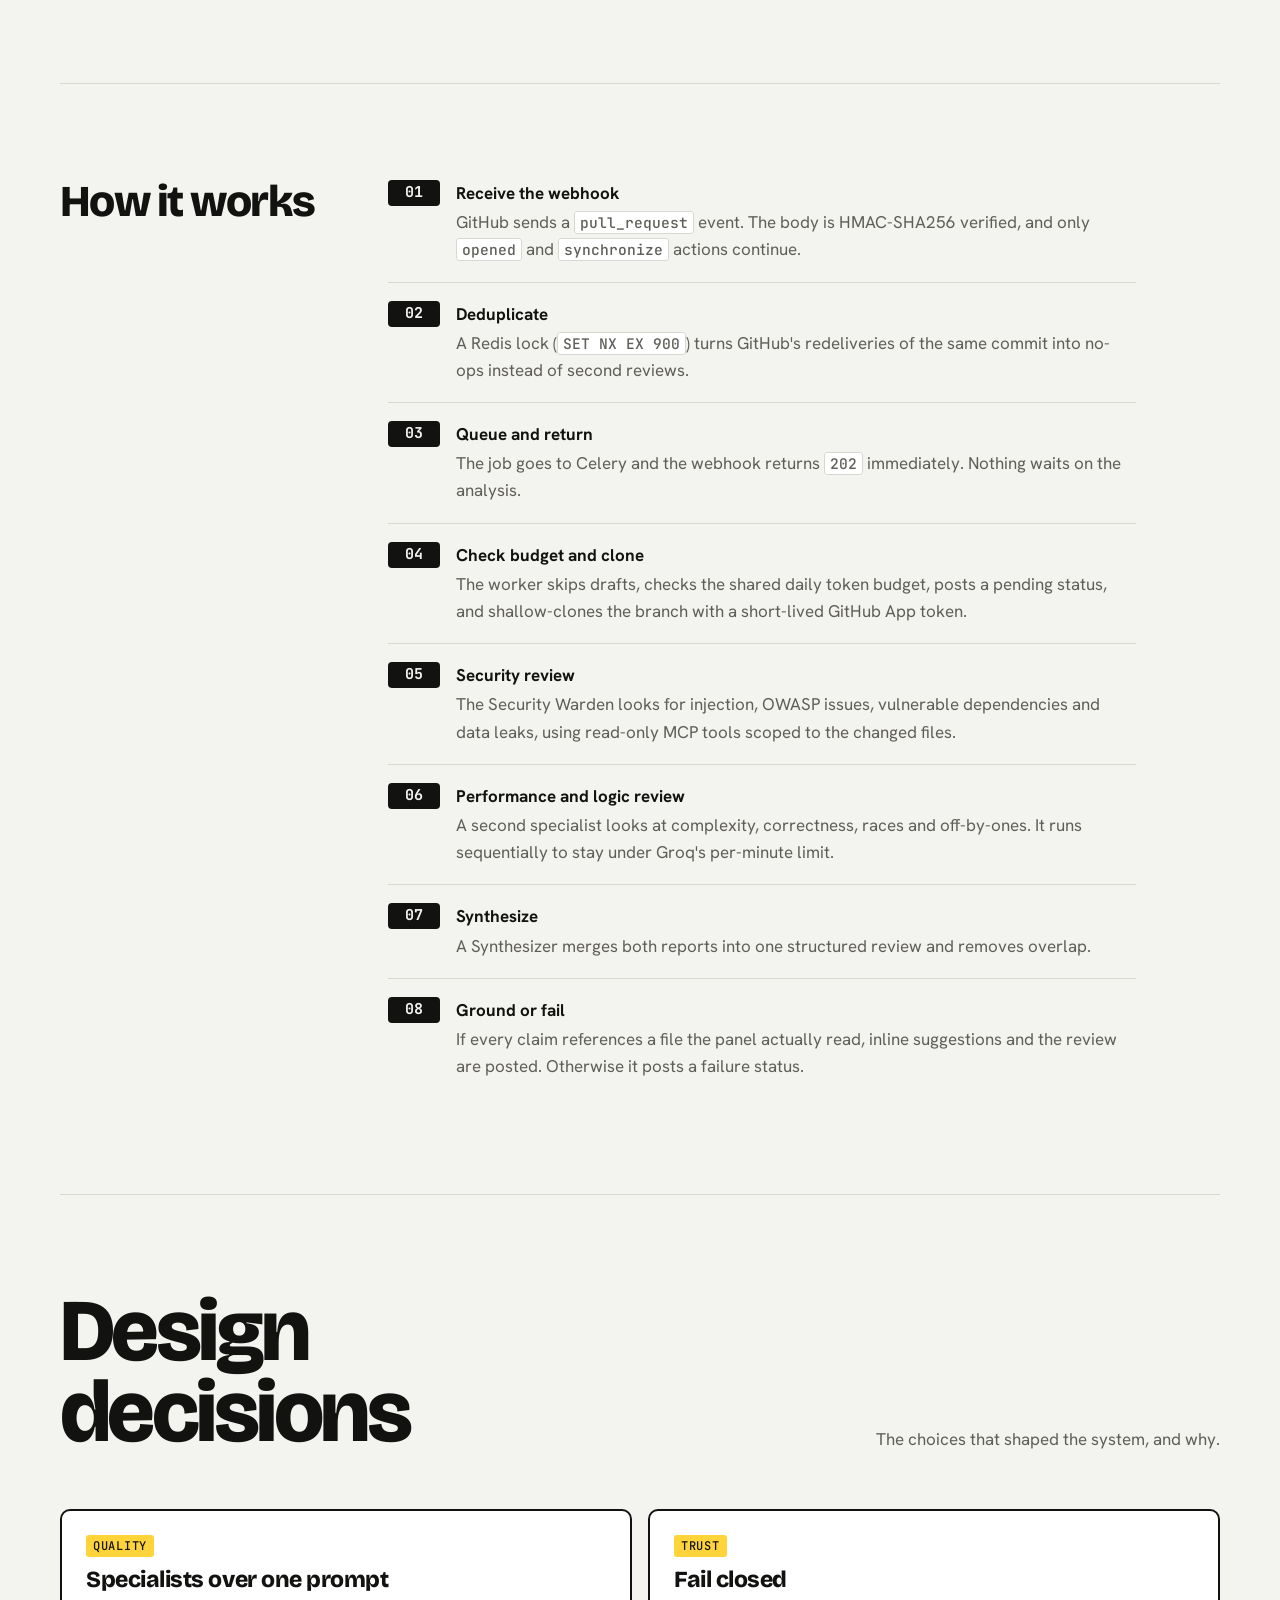
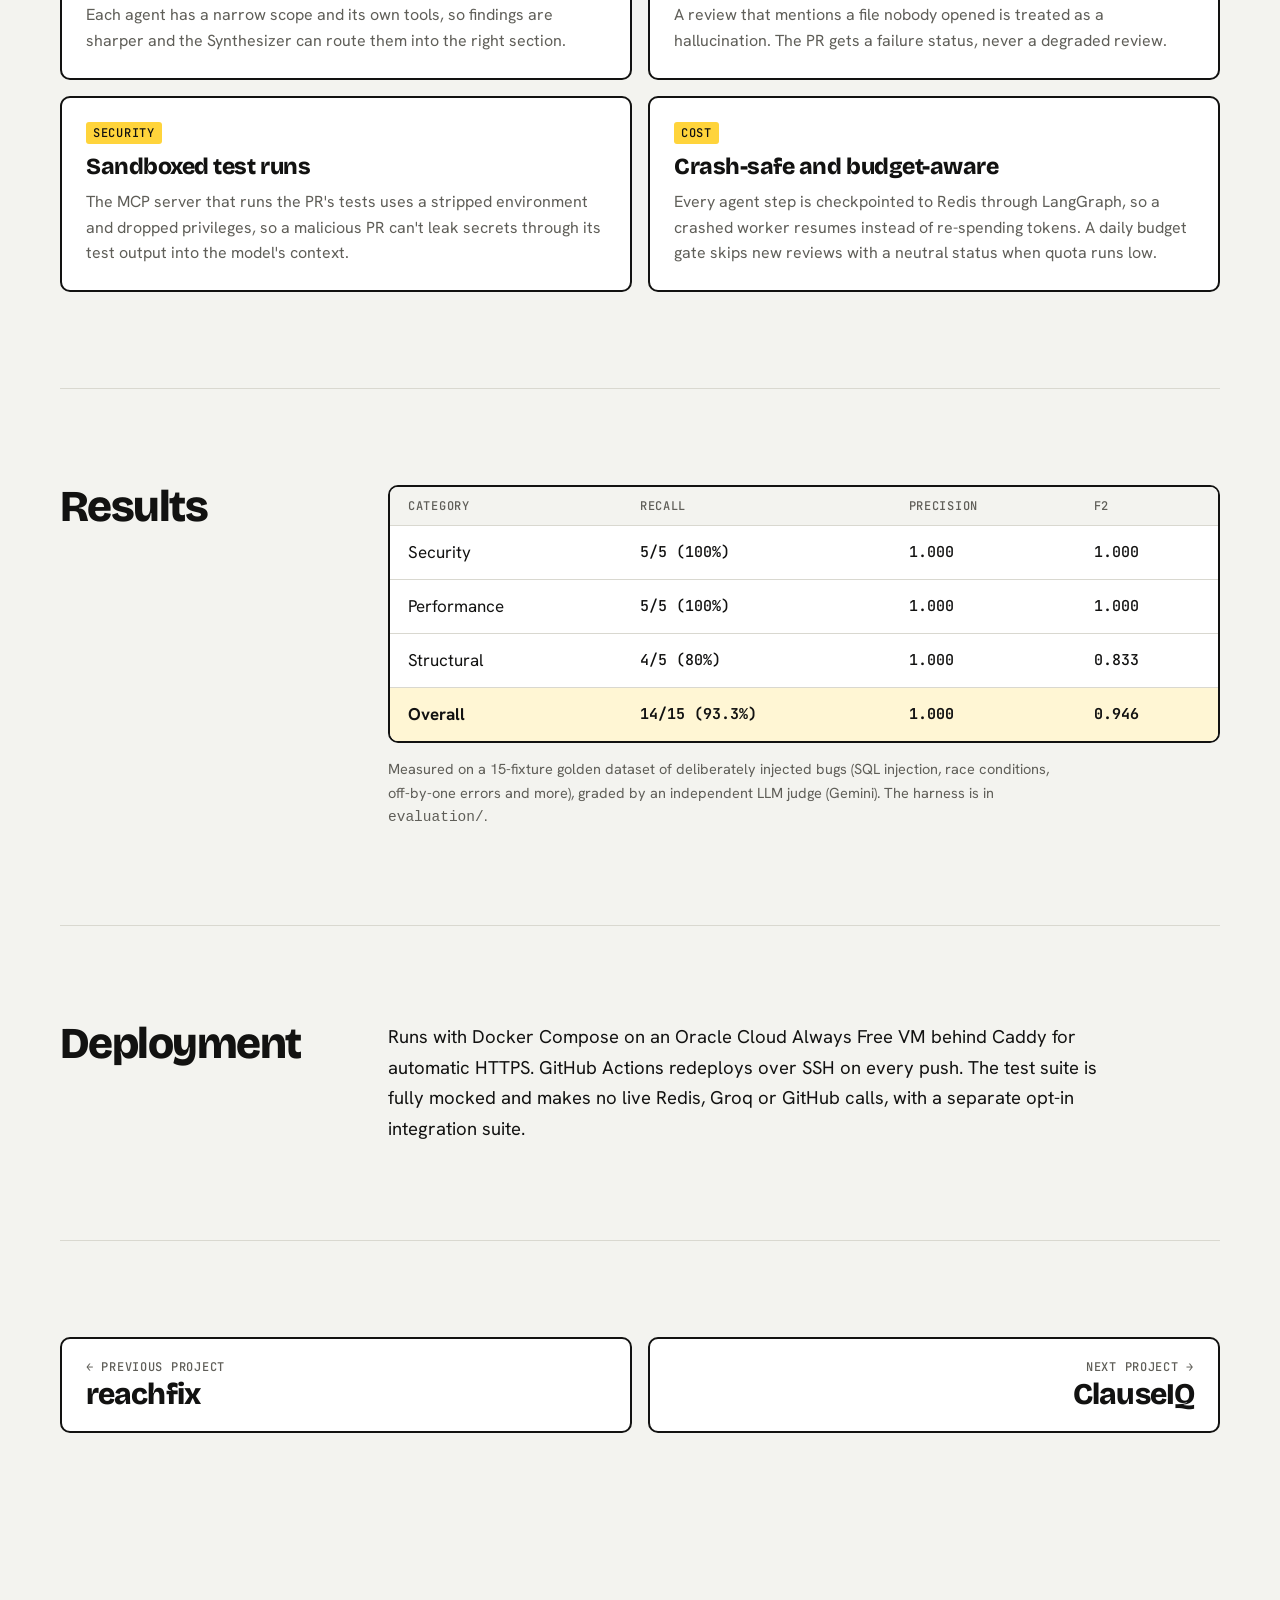
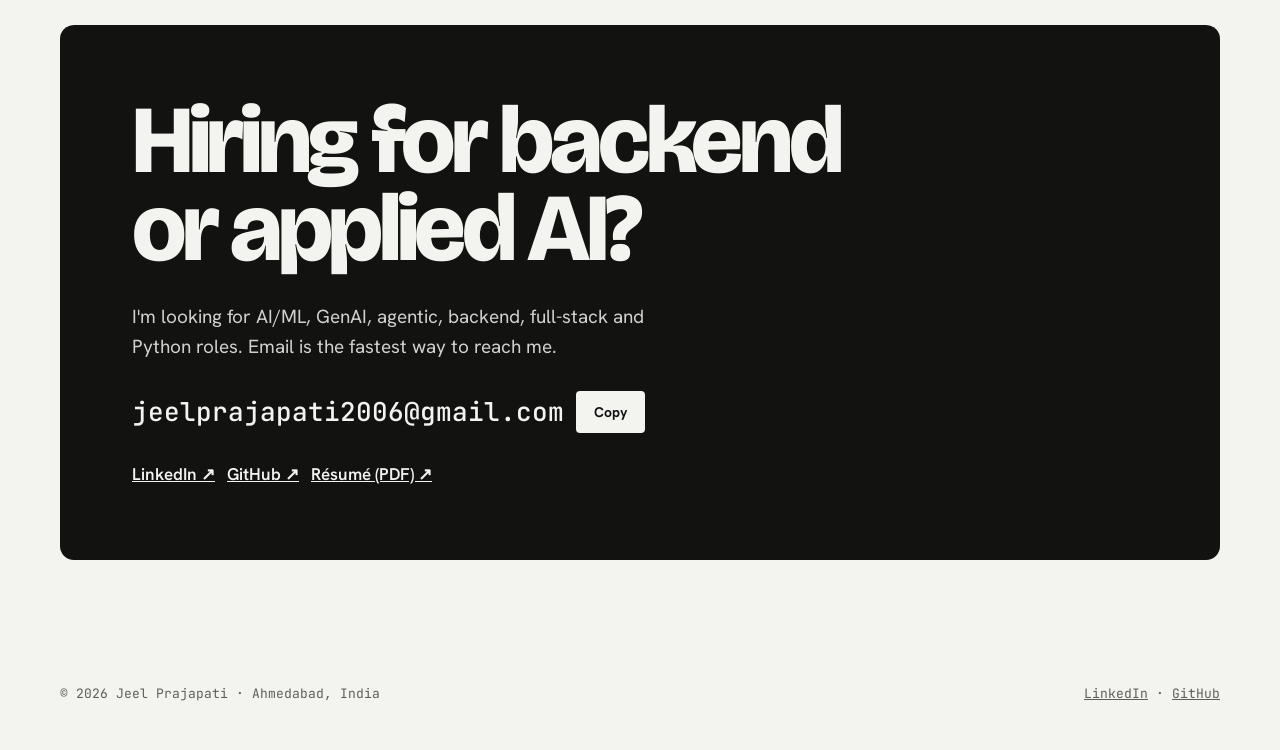
<file: projects/pr-review-agent.html>
<!doctype html>
<html lang="en">
<head>
<meta charset="utf-8">
<meta name="viewport" content="width=device-width, initial-scale=1, viewport-fit=cover">
<title>PR Review Agent · Jeel Prajapati</title>
<meta name="description" content="A multi-agent GitHub App that reviews pull requests and posts one-click fixes. 14 of 15 injected bugs caught with zero false positives.">
<meta property="og:title" content="PR Review Agent · Jeel Prajapati">
<meta property="og:description" content="A multi-agent GitHub App that reviews pull requests and posts one-click fixes. 14 of 15 injected bugs caught with zero false positives.">
<meta property="og:type" content="website">
<link rel="icon" href="../assets/favicon.svg" type="image/svg+xml">
<link rel="preconnect" href="https://fonts.googleapis.com">
<link rel="preconnect" href="https://fonts.gstatic.com" crossorigin>
<link rel="stylesheet" href="https://fonts.googleapis.com/css2?family=Bricolage+Grotesque:opsz,wght@12..96,500;12..96,700;12..96,800&family=Hanken+Grotesk:wght@400;500;600;700&family=JetBrains+Mono:wght@400;500;700&display=swap">
<link rel="stylesheet" href="../assets/styles.css?v=23fa5d07">
</head>
<body>
<div class="wrap">
  <nav aria-label="Primary">
    <a class="mark" href="../index.html">jeel.</a>
    <ul>
      <li><a href="../index.html#projects" aria-current="page">Projects</a></li>
      <li><a href="../index.html#approach">Approach</a></li>
      <li><a href="../about.html">About</a></li>
      <li><a href="#contact">Contact</a></li>
    </ul>
  </nav>

  <div class="crumbs"><a href="../index.html#projects">Projects</a> / PR Review Agent</div>
  <header class="p-hero">
    <div class="kicker">LLM agents · GitHub App</div>
    <h1>PR Review Agent</h1>
    <p class="pitch">Two AI reviewers read every pull request and post fixes you can apply with one click.</p>
    <div class="row"><a class="btn solid" href="https://github.com/JeelPrajapati23/PR-Review-Agent">Source ↗</a></div>
    <div class="stack" style="margin-top:0"><span>Python</span><span>FastAPI</span><span>Celery</span><span>Redis</span><span>LangGraph</span><span>MCP</span><span>Groq gpt-oss-120b</span><span>Docker</span><span>Caddy</span></div>
    <div class="stats3"><div><b>14/15</b><span>injected bugs caught across security, performance and structure</span></div><div><b>0</b><span>false positives across all 15 test cases</span></div><div><b>0.946</b><span>F2 score, weighting recall 4× over precision</span></div></div>
  </header>

  <section class="split p-demo" aria-labelledby="demo-h">
    <h2 id="demo-h">Demo</h2>
    <div>
      <div class="mini">
          <div class="mini-screen">
            <video controls preload="metadata" playsinline poster="../assets/video/pr-review-agent-poster.jpg" aria-label="PR Review Agent demo video">
              <source src="../assets/video/pr-review-agent.mp4" type="video/mp4">
              Your browser can't play this video. <a href="../assets/video/pr-review-agent.mp4">Download it instead</a>.
            </video>
            <button class="mini-play" type="button" hidden aria-label="Play the PR Review Agent demo"><svg viewBox="0 0 24 24" width="22" height="22" aria-hidden="true"><path d="M8 5v14l11-7z"/></svg></button>
          </div>
          <div class="mini-bar">
            <span><b>Demo</b> · 0:42</span>
            <button class="mini-fs" type="button" aria-label="Watch the PR Review Agent demo in full screen"><svg viewBox="0 0 24 24" width="13" height="13" aria-hidden="true"><path d="M4 9V4h5M20 9V4h-5M4 15v5h5M20 15v5h-5"/></svg>Full screen</button>
          </div>
        </div>
      <p class="fine">A 0:42 walkthrough with voiceover.</p>
    </div>
  </section>

  <section class="split" aria-labelledby="why-h">
    <h2 id="why-h">The problem</h2>
    <div class="prose"><p>A single generic prompt makes a poor code reviewer. It either misses real bugs or buries them in vague advice. I wanted reviews that are specific and actionable, and cheap enough to run on Groq's free tier.</p><p>There's a harder problem underneath. A reviewer that can verify its claims has to run the PR's tests, which means executing code written by whoever opened the PR. So the system is built around two real risks: running out of API budget, and running untrusted code.</p></div>
  </section>

  <section class="split" aria-labelledby="how-h">
    <h2 id="how-h">How it works</h2>
    <ol class="steps"><li><div><b>Receive the webhook</b><p>GitHub sends a <code>pull_request</code> event. The body is HMAC-SHA256 verified, and only <code>opened</code> and <code>synchronize</code> actions continue.</p></div></li><li><div><b>Deduplicate</b><p>A Redis lock (<code>SET NX EX 900</code>) turns GitHub's redeliveries of the same commit into no-ops instead of second reviews.</p></div></li><li><div><b>Queue and return</b><p>The job goes to Celery and the webhook returns <code>202</code> immediately. Nothing waits on the analysis.</p></div></li><li><div><b>Check budget and clone</b><p>The worker skips drafts, checks the shared daily token budget, posts a pending status, and shallow-clones the branch with a short-lived GitHub App token.</p></div></li><li><div><b>Security review</b><p>The Security Warden looks for injection, OWASP issues, vulnerable dependencies and data leaks, using read-only MCP tools scoped to the changed files.</p></div></li><li><div><b>Performance and logic review</b><p>A second specialist looks at complexity, correctness, races and off-by-ones. It runs sequentially to stay under Groq's per-minute limit.</p></div></li><li><div><b>Synthesize</b><p>A Synthesizer merges both reports into one structured review and removes overlap.</p></div></li><li><div><b>Ground or fail</b><p>If every claim references a file the panel actually read, inline suggestions and the review are posted. Otherwise it posts a failure status.</p></div></li></ol>
  </section>

  <section aria-labelledby="dec-h">
    <div class="sec-title"><h2 id="dec-h">Design<br>decisions</h2><p>The choices that shaped the system, and why.</p></div>
    <div class="decisions"><div class="decision"><span class="why">Quality</span><h3>Specialists over one prompt</h3><p>Each agent has a narrow scope and its own tools, so findings are sharper and the Synthesizer can route them into the right section.</p></div><div class="decision"><span class="why">Trust</span><h3>Fail closed</h3><p>A review that mentions a file nobody opened is treated as a hallucination. The PR gets a failure status, never a degraded review.</p></div><div class="decision"><span class="why">Security</span><h3>Sandboxed test runs</h3><p>The MCP server that runs the PR's tests uses a stripped environment and dropped privileges, so a malicious PR can't leak secrets through its test output into the model's context.</p></div><div class="decision"><span class="why">Cost</span><h3>Crash-safe and budget-aware</h3><p>Every agent step is checkpointed to Redis through LangGraph, so a crashed worker resumes instead of re-spending tokens. A daily budget gate skips new reviews with a neutral status when quota runs low.</p></div></div>
  </section>

  <section class="split" aria-labelledby="res-h">
    <h2 id="res-h">Results</h2>
    <div>
      <div class="table-wrap"><table class="res"><thead><tr><th>Category</th><th>Recall</th><th>Precision</th><th>F2</th></tr></thead><tbody><tr><td>Security</td><td class="n">5/5 (100%)</td><td class="n">1.000</td><td class="n">1.000</td></tr><tr><td>Performance</td><td class="n">5/5 (100%)</td><td class="n">1.000</td><td class="n">1.000</td></tr><tr><td>Structural</td><td class="n">4/5 (80%)</td><td class="n">1.000</td><td class="n">0.833</td></tr><tr class="total"><td>Overall</td><td class="n">14/15 (93.3%)</td><td class="n">1.000</td><td class="n">0.946</td></tr></tbody></table></div>
      <p class="fine">Measured on a 15-fixture golden dataset of deliberately injected bugs (SQL injection, race conditions, off-by-one errors and more), graded by an independent LLM judge (Gemini). The harness is in <code>evaluation/</code>.</p>
    </div>
  </section>

  <section class="split" aria-labelledby="extra-h">
    <h2 id="extra-h">Deployment</h2>
    <div class="prose"><p>Runs with Docker Compose on an Oracle Cloud Always Free VM behind Caddy for automatic HTTPS. GitHub Actions redeploys over SSH on every push. The test suite is fully mocked and makes no live Redis, Groq or GitHub calls, with a separate opt-in integration suite.</p></div>
  </section>

  <section aria-label="More projects">
    <div class="pager">
      <a href="reachfix.html"><span>← Previous project</span><b>reachfix</b></a>
      <a class="next" href="clauseiq.html"><span>Next project →</span><b>ClauseIQ</b></a>
    </div>
  </section>

  <section id="contact" aria-labelledby="contact-h" style="border-top:0">
    <div class="contact">
      <h2 id="contact-h">Hiring for backend or applied AI?</h2>
      <p>I'm looking for AI/ML, GenAI, agentic, backend, full-stack and Python roles. Email is the fastest way to reach me.</p>
      <div class="mailrow">
        <span class="mail" id="email">jeelprajapati2006@gmail.com</span>
        <button class="copy" id="copy-email" type="button">Copy</button>
      </div>
      <div class="actions" style="margin-top:0">
        <a href="https://www.linkedin.com/in/jeel-prajapati-592411321/">LinkedIn ↗</a>
        <a href="https://github.com/JeelPrajapati23">GitHub ↗</a>
        <a href="../assets/Jeel_Prajapati_Resume.pdf">Résumé (PDF) ↗</a>
      </div>
    </div>
  </section>

  <footer><span>© 2026 Jeel Prajapati · Ahmedabad, India</span><span><a href="https://www.linkedin.com/in/jeel-prajapati-592411321/">LinkedIn</a> · <a href="https://github.com/JeelPrajapati23">GitHub</a></span></footer>
</div>
<script src="../assets/main.js?v=23fa5d07"></script>
</body>
</html>
</file>
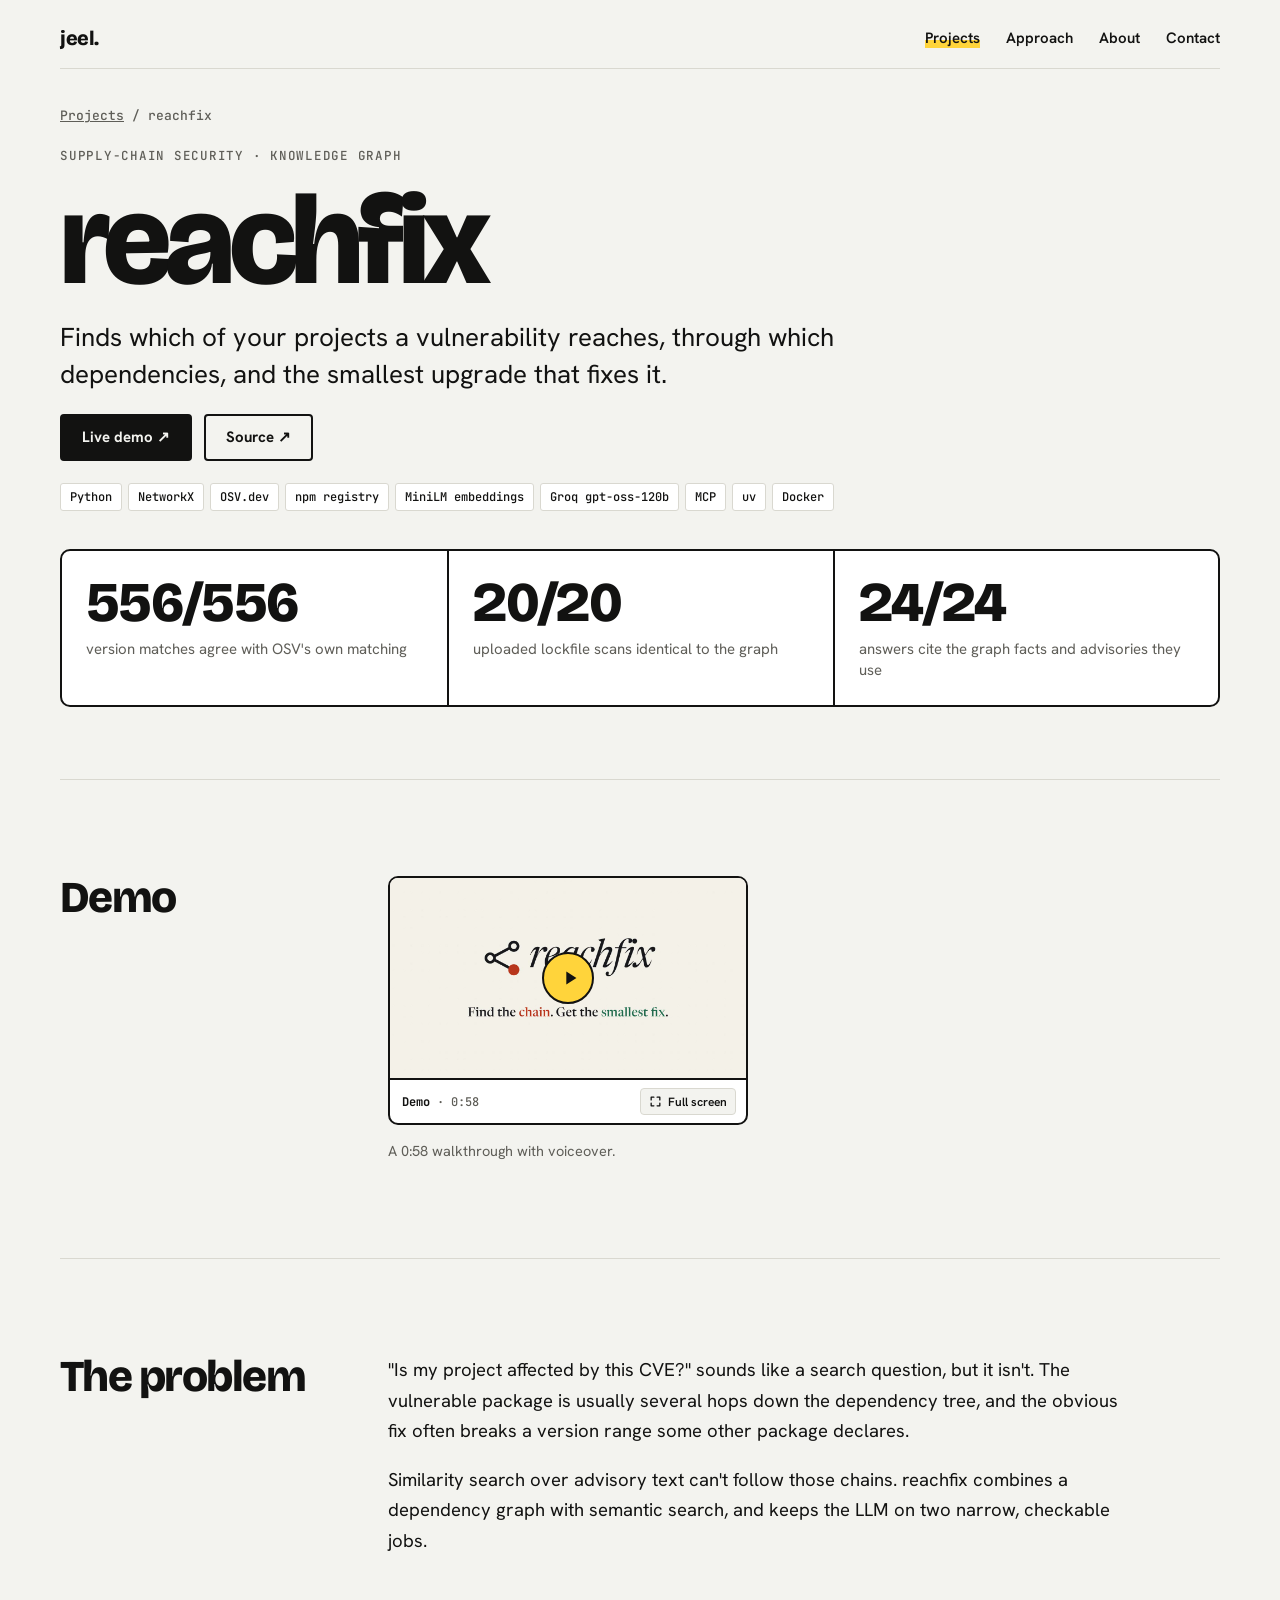
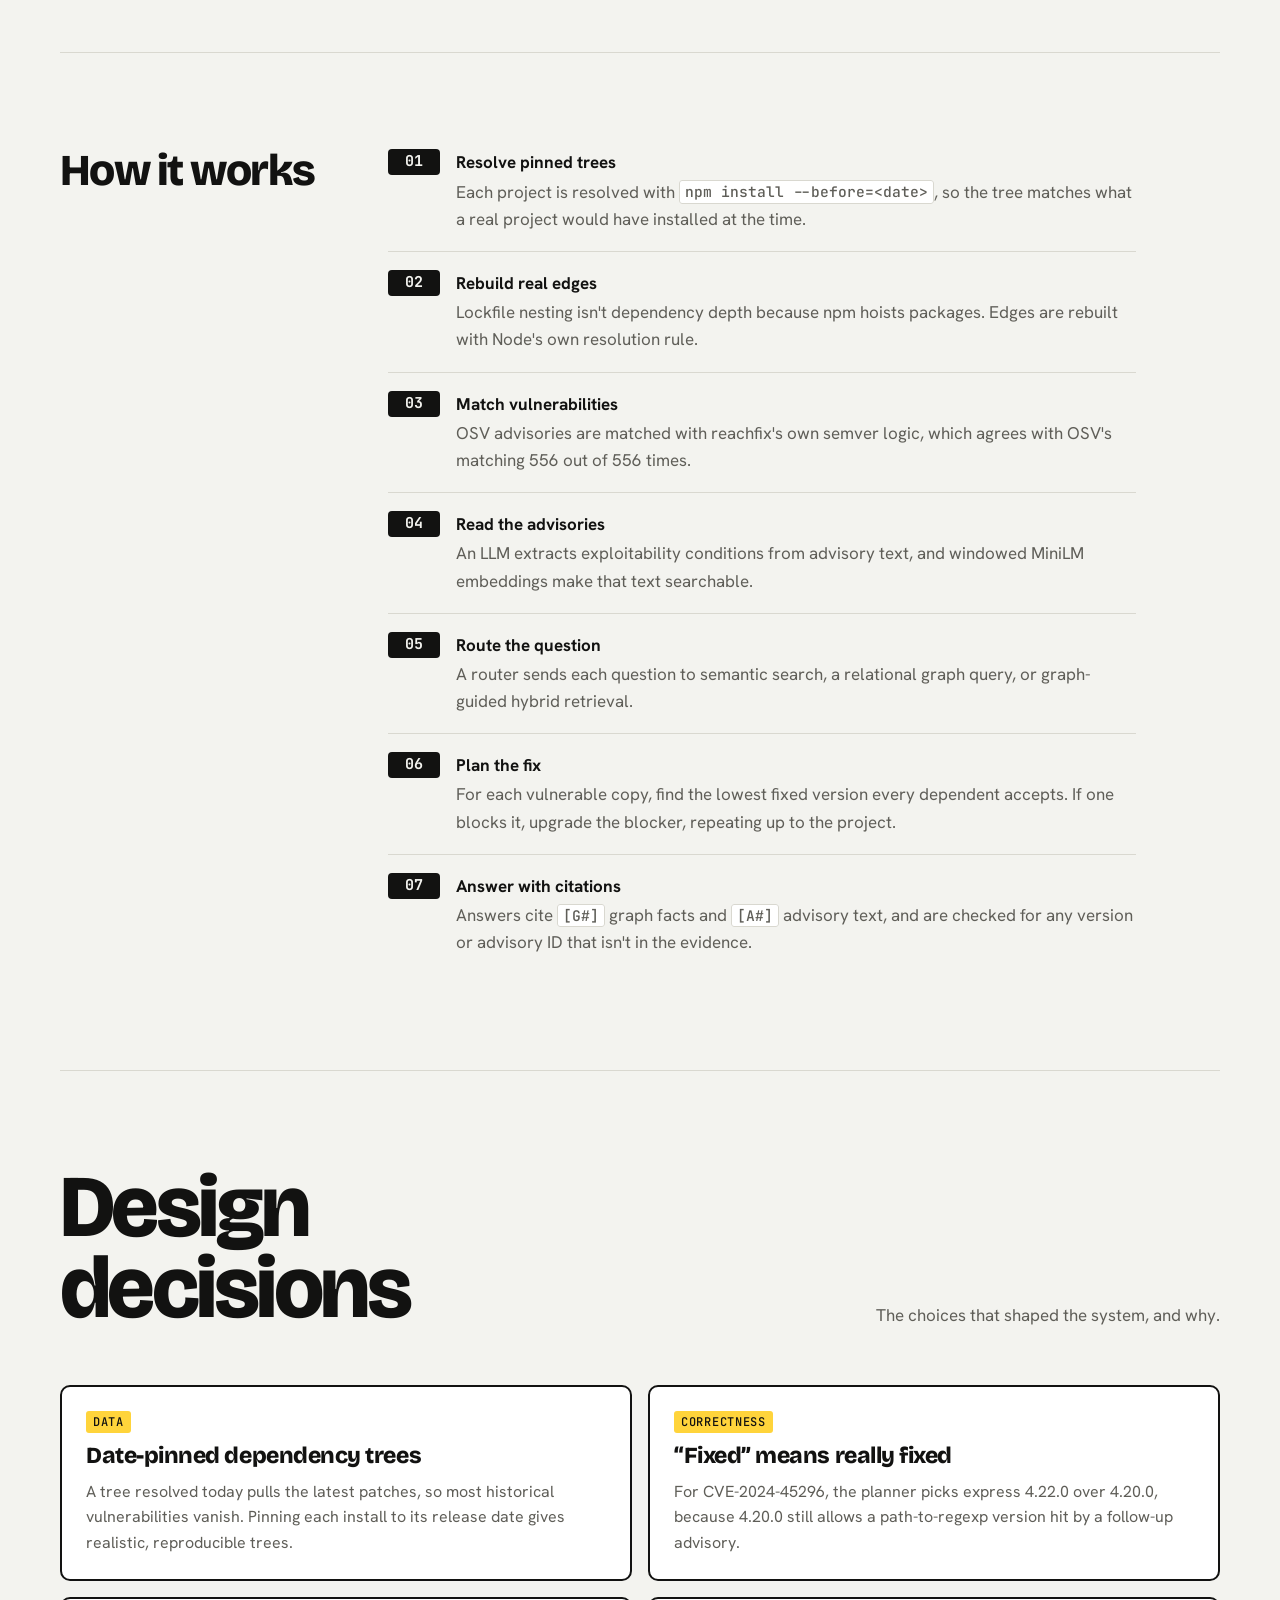
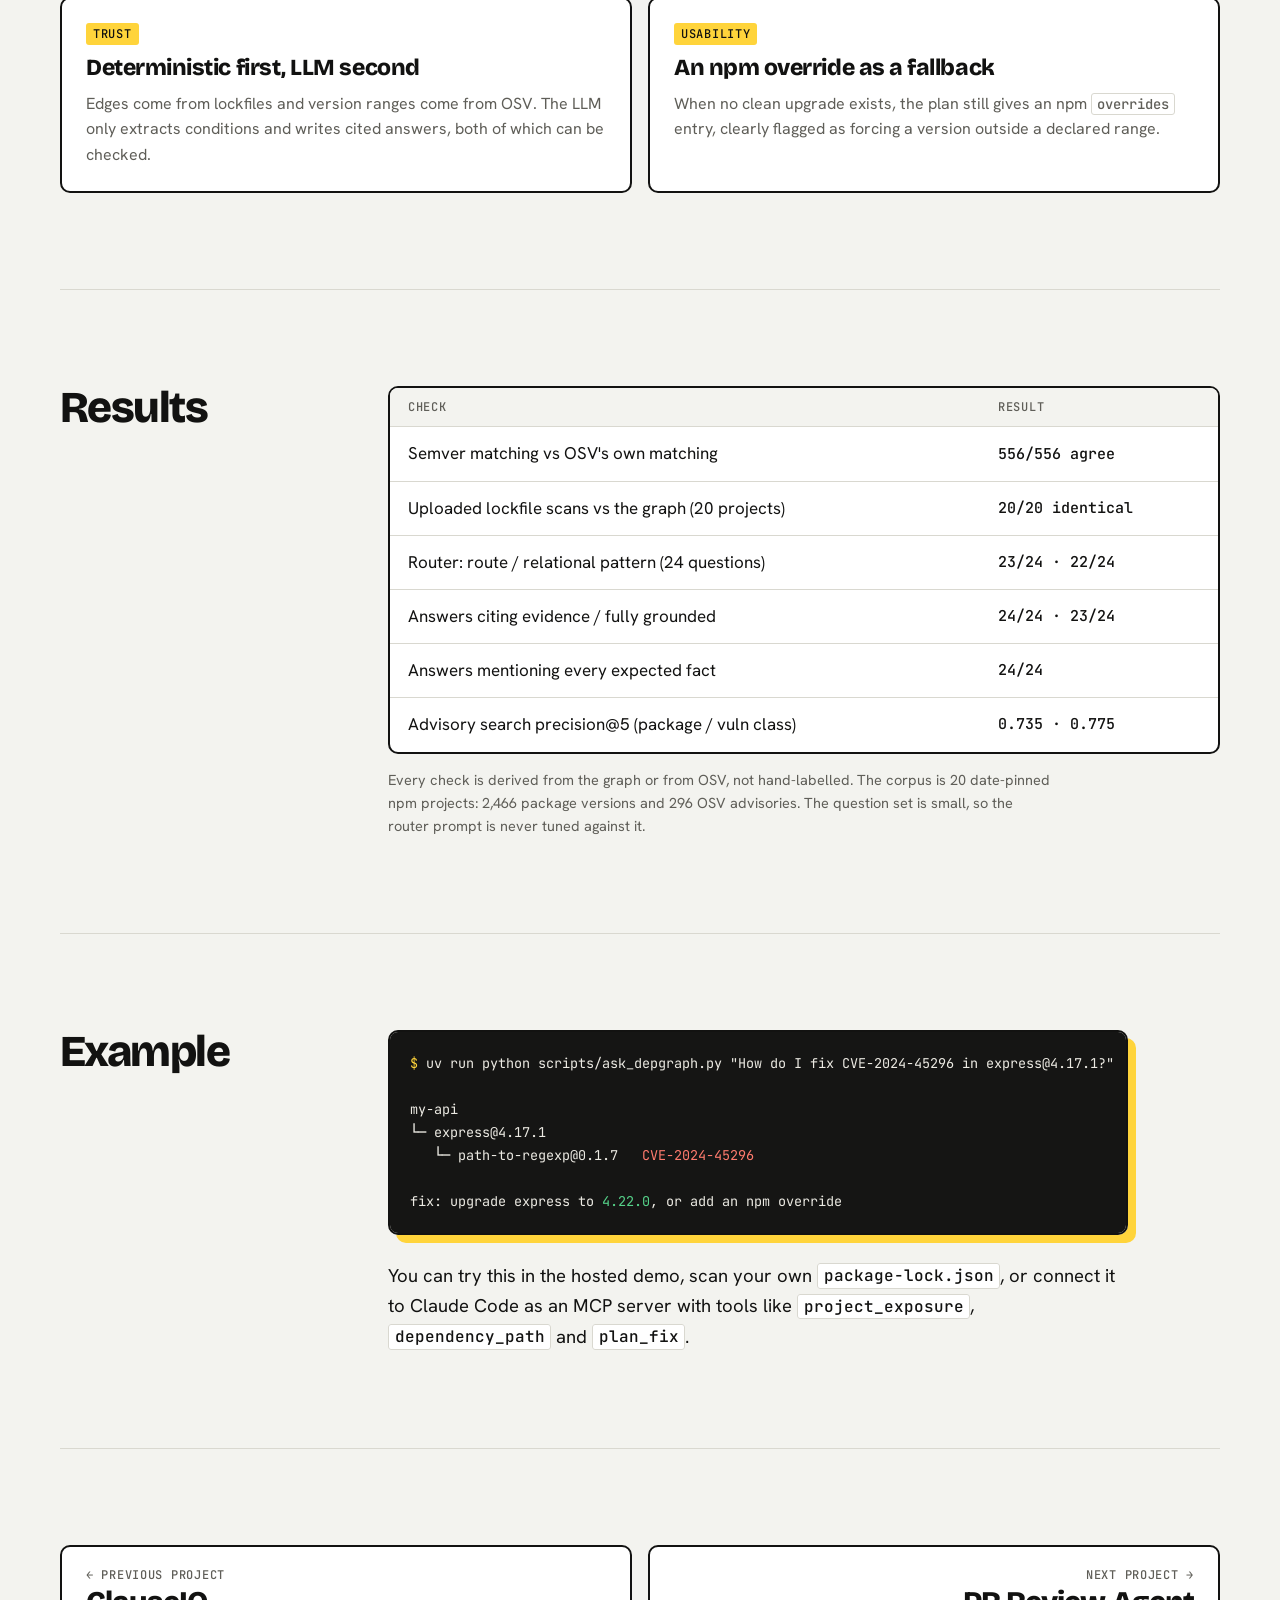
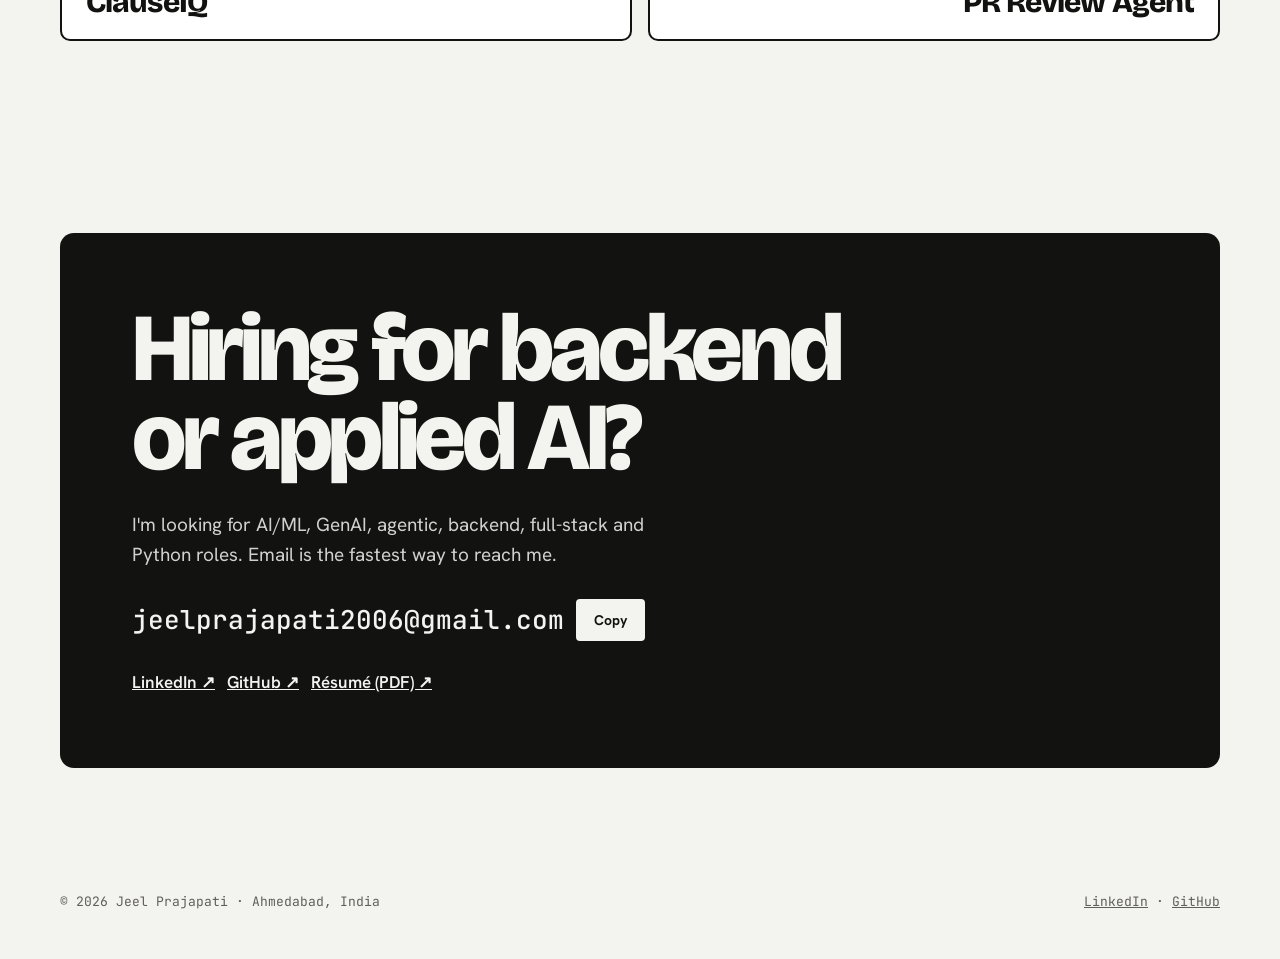
<file: projects/reachfix.html>
<!doctype html>
<html lang="en">
<head>
<meta charset="utf-8">
<meta name="viewport" content="width=device-width, initial-scale=1, viewport-fit=cover">
<title>reachfix · Jeel Prajapati</title>
<meta name="description" content="A dependency and vulnerability knowledge graph that finds how a CVE reaches your project and the smallest upgrade that fixes it.">
<meta property="og:title" content="reachfix · Jeel Prajapati">
<meta property="og:description" content="A dependency and vulnerability knowledge graph that finds how a CVE reaches your project and the smallest upgrade that fixes it.">
<meta property="og:type" content="website">
<link rel="icon" href="../assets/favicon.svg" type="image/svg+xml">
<link rel="preconnect" href="https://fonts.googleapis.com">
<link rel="preconnect" href="https://fonts.gstatic.com" crossorigin>
<link rel="stylesheet" href="https://fonts.googleapis.com/css2?family=Bricolage+Grotesque:opsz,wght@12..96,500;12..96,700;12..96,800&family=Hanken+Grotesk:wght@400;500;600;700&family=JetBrains+Mono:wght@400;500;700&display=swap">
<link rel="stylesheet" href="../assets/styles.css?v=23fa5d07">
</head>
<body>
<div class="wrap">
  <nav aria-label="Primary">
    <a class="mark" href="../index.html">jeel.</a>
    <ul>
      <li><a href="../index.html#projects" aria-current="page">Projects</a></li>
      <li><a href="../index.html#approach">Approach</a></li>
      <li><a href="../about.html">About</a></li>
      <li><a href="#contact">Contact</a></li>
    </ul>
  </nav>

  <div class="crumbs"><a href="../index.html#projects">Projects</a> / reachfix</div>
  <header class="p-hero">
    <div class="kicker">Supply-chain security · Knowledge graph</div>
    <h1>reachfix</h1>
    <p class="pitch">Finds which of your projects a vulnerability reaches, through which dependencies, and the smallest upgrade that fixes it.</p>
    <div class="row"><a class="btn solid" href="https://reachfix-latest.onrender.com">Live demo ↗</a><a class="btn" href="https://github.com/JeelPrajapati23/reachfix">Source ↗</a></div>
    <div class="stack" style="margin-top:0"><span>Python</span><span>NetworkX</span><span>OSV.dev</span><span>npm registry</span><span>MiniLM embeddings</span><span>Groq gpt-oss-120b</span><span>MCP</span><span>uv</span><span>Docker</span></div>
    <div class="stats3"><div><b>556/556</b><span>version matches agree with OSV's own matching</span></div><div><b>20/20</b><span>uploaded lockfile scans identical to the graph</span></div><div><b>24/24</b><span>answers cite the graph facts and advisories they use</span></div></div>
  </header>

  <section class="split p-demo" aria-labelledby="demo-h">
    <h2 id="demo-h">Demo</h2>
    <div>
      <div class="mini">
          <div class="mini-screen">
            <video controls preload="metadata" playsinline poster="../assets/video/reachfix-poster.jpg" aria-label="reachfix demo video">
              <source src="../assets/video/reachfix.mp4" type="video/mp4">
              Your browser can't play this video. <a href="../assets/video/reachfix.mp4">Download it instead</a>.
            </video>
            <button class="mini-play" type="button" hidden aria-label="Play the reachfix demo"><svg viewBox="0 0 24 24" width="22" height="22" aria-hidden="true"><path d="M8 5v14l11-7z"/></svg></button>
          </div>
          <div class="mini-bar">
            <span><b>Demo</b> · 0:58</span>
            <button class="mini-fs" type="button" aria-label="Watch the reachfix demo in full screen"><svg viewBox="0 0 24 24" width="13" height="13" aria-hidden="true"><path d="M4 9V4h5M20 9V4h-5M4 15v5h5M20 15v5h-5"/></svg>Full screen</button>
          </div>
        </div>
      <p class="fine">A 0:58 walkthrough with voiceover.</p>
    </div>
  </section>

  <section class="split" aria-labelledby="why-h">
    <h2 id="why-h">The problem</h2>
    <div class="prose"><p>"Is my project affected by this CVE?" sounds like a search question, but it isn't. The vulnerable package is usually several hops down the dependency tree, and the obvious fix often breaks a version range some other package declares.</p><p>Similarity search over advisory text can't follow those chains. reachfix combines a dependency graph with semantic search, and keeps the LLM on two narrow, checkable jobs.</p></div>
  </section>

  <section class="split" aria-labelledby="how-h">
    <h2 id="how-h">How it works</h2>
    <ol class="steps"><li><div><b>Resolve pinned trees</b><p>Each project is resolved with <code>npm install --before=&lt;date&gt;</code>, so the tree matches what a real project would have installed at the time.</p></div></li><li><div><b>Rebuild real edges</b><p>Lockfile nesting isn't dependency depth because npm hoists packages. Edges are rebuilt with Node's own resolution rule.</p></div></li><li><div><b>Match vulnerabilities</b><p>OSV advisories are matched with reachfix's own semver logic, which agrees with OSV's matching 556 out of 556 times.</p></div></li><li><div><b>Read the advisories</b><p>An LLM extracts exploitability conditions from advisory text, and windowed MiniLM embeddings make that text searchable.</p></div></li><li><div><b>Route the question</b><p>A router sends each question to semantic search, a relational graph query, or graph-guided hybrid retrieval.</p></div></li><li><div><b>Plan the fix</b><p>For each vulnerable copy, find the lowest fixed version every dependent accepts. If one blocks it, upgrade the blocker, repeating up to the project.</p></div></li><li><div><b>Answer with citations</b><p>Answers cite <code>[G#]</code> graph facts and <code>[A#]</code> advisory text, and are checked for any version or advisory ID that isn't in the evidence.</p></div></li></ol>
  </section>

  <section aria-labelledby="dec-h">
    <div class="sec-title"><h2 id="dec-h">Design<br>decisions</h2><p>The choices that shaped the system, and why.</p></div>
    <div class="decisions"><div class="decision"><span class="why">Data</span><h3>Date-pinned dependency trees</h3><p>A tree resolved today pulls the latest patches, so most historical vulnerabilities vanish. Pinning each install to its release date gives realistic, reproducible trees.</p></div><div class="decision"><span class="why">Correctness</span><h3>“Fixed” means really fixed</h3><p>For CVE-2024-45296, the planner picks express 4.22.0 over 4.20.0, because 4.20.0 still allows a path-to-regexp version hit by a follow-up advisory.</p></div><div class="decision"><span class="why">Trust</span><h3>Deterministic first, LLM second</h3><p>Edges come from lockfiles and version ranges come from OSV. The LLM only extracts conditions and writes cited answers, both of which can be checked.</p></div><div class="decision"><span class="why">Usability</span><h3>An npm override as a fallback</h3><p>When no clean upgrade exists, the plan still gives an npm <code>overrides</code> entry, clearly flagged as forcing a version outside a declared range.</p></div></div>
  </section>

  <section class="split" aria-labelledby="res-h">
    <h2 id="res-h">Results</h2>
    <div>
      <div class="table-wrap"><table class="res"><thead><tr><th>Check</th><th>Result</th></tr></thead><tbody><tr><td>Semver matching vs OSV's own matching</td><td class="n">556/556 agree</td></tr><tr><td>Uploaded lockfile scans vs the graph (20 projects)</td><td class="n">20/20 identical</td></tr><tr><td>Router: route / relational pattern (24 questions)</td><td class="n">23/24 · 22/24</td></tr><tr><td>Answers citing evidence / fully grounded</td><td class="n">24/24 · 23/24</td></tr><tr><td>Answers mentioning every expected fact</td><td class="n">24/24</td></tr><tr><td>Advisory search precision@5 (package / vuln class)</td><td class="n">0.735 · 0.775</td></tr></tbody></table></div>
      <p class="fine">Every check is derived from the graph or from OSV, not hand-labelled. The corpus is 20 date-pinned npm projects: 2,466 package versions and 296 OSV advisories. The question set is small, so the router prompt is never tuned against it.</p>
    </div>
  </section>

  <section class="split" aria-labelledby="extra-h">
    <h2 id="extra-h">Example</h2>
    <div class="prose"><pre class="example"><span class="p">$</span> uv run python scripts/ask_depgraph.py "How do I fix CVE-2024-45296 in express@4.17.1?"

my-api
└─ express@4.17.1
   └─ path-to-regexp@0.1.7   <span class="r">CVE-2024-45296</span>

fix: upgrade express to <span class="g">4.22.0</span>, or add an npm override</pre>
<p>You can try this in the hosted demo, scan your own <code>package-lock.json</code>, or connect it to Claude Code as an MCP server with tools like <code>project_exposure</code>, <code>dependency_path</code> and <code>plan_fix</code>.</p></div>
  </section>

  <section aria-label="More projects">
    <div class="pager">
      <a href="clauseiq.html"><span>← Previous project</span><b>ClauseIQ</b></a>
      <a class="next" href="pr-review-agent.html"><span>Next project →</span><b>PR Review Agent</b></a>
    </div>
  </section>

  <section id="contact" aria-labelledby="contact-h" style="border-top:0">
    <div class="contact">
      <h2 id="contact-h">Hiring for backend or applied AI?</h2>
      <p>I'm looking for AI/ML, GenAI, agentic, backend, full-stack and Python roles. Email is the fastest way to reach me.</p>
      <div class="mailrow">
        <span class="mail" id="email">jeelprajapati2006@gmail.com</span>
        <button class="copy" id="copy-email" type="button">Copy</button>
      </div>
      <div class="actions" style="margin-top:0">
        <a href="https://www.linkedin.com/in/jeel-prajapati-592411321/">LinkedIn ↗</a>
        <a href="https://github.com/JeelPrajapati23">GitHub ↗</a>
        <a href="../assets/Jeel_Prajapati_Resume.pdf">Résumé (PDF) ↗</a>
      </div>
    </div>
  </section>

  <footer><span>© 2026 Jeel Prajapati · Ahmedabad, India</span><span><a href="https://www.linkedin.com/in/jeel-prajapati-592411321/">LinkedIn</a> · <a href="https://github.com/JeelPrajapati23">GitHub</a></span></footer>
</div>
<script src="../assets/main.js?v=23fa5d07"></script>
</body>
</html>
</file>
<file: assets/styles.css>
:root {
    --bg: #F3F3EF;
    --ink: #121211;
    --muted: #5F5E58;
    --line: #D9D8D0;
    --card: #FFFFFF;
    --mark: #FFD43B;
    --on-mark: #121211;
    --term: #151514;
    --term-ink: #ECEAE3;
    --term-dim: #8C8A82;
    --go: #1F8A4C;
    --stop: #C8372D;
    --go-t: #56D38A;
    --stop-t: #FF7B6E;
    --band: #121211;
    --band-ink: #F3F3EF;
    --display: "Bricolage Grotesque", "Arial Narrow", Arial, sans-serif;
    --body: "Hanken Grotesk", "Helvetica Neue", Arial, sans-serif;
    --mono: "JetBrains Mono", ui-monospace, Menlo, Consolas, monospace;
  }
  @media (prefers-color-scheme: dark) {
    :root:not([data-theme="light"]) {
      color-scheme: dark;
      --bg: #121211; --ink: #EEEDE7; --muted: #A09E95; --line: #2C2B28; --card: #1A1A18;
      --term: #0B0B0A; --go: #56D38A; --stop: #FF7B6E; --band: #FFD43B; --band-ink: #121211;
    }
  }
  :root[data-theme="dark"] {
    color-scheme: dark;
    --bg: #121211; --ink: #EEEDE7; --muted: #A09E95; --line: #2C2B28; --card: #1A1A18;
    --term: #0B0B0A; --go: #56D38A; --stop: #FF7B6E; --band: #FFD43B; --band-ink: #121211;
  }

  * { box-sizing: border-box; }
  html { scroll-behavior: smooth; }
  body { background: var(--bg); color: var(--ink); font: 400 17px/1.6 var(--body); padding-inline: 20px; -webkit-font-smoothing: antialiased; }
  .wrap { max-width: 1160px; margin-inline: auto; }
  a { color: inherit; }
  :focus-visible { outline: 2px solid var(--ink); outline-offset: 3px; }
  h1, h2, h3 { font-family: var(--display); text-wrap: balance; margin: 0; }
  p { margin: 0; }
  .mono { font-family: var(--mono); }
  .hl {
    background: linear-gradient(transparent 12%, var(--mark) 12%, var(--mark) 88%, transparent 88%) no-repeat 0 0 / 100% 100%;
    color: var(--on-mark); padding-inline: .12em; box-decoration-break: clone; -webkit-box-decoration-break: clone;
    animation: sweep 1s .5s cubic-bezier(.6,0,.2,1) both;
  }
  @keyframes sweep { from { background-size: 0% 100%; color: inherit; } }

  /* nav */
  nav {
    position: sticky; top: env(safe-area-inset-top, 0px); z-index: 20; background: var(--bg);
    display: flex; justify-content: space-between; align-items: center; gap: 16px; padding-block: 18px;
    border-bottom: 1px solid var(--line);
  }
  nav .mark { font: 800 20px/1 var(--display); text-decoration: none; letter-spacing: -.02em; }
  nav ul { display: flex; gap: 26px; list-style: none; margin: 0; padding: 0; font-weight: 600; font-size: 15px; }
  nav ul a { text-decoration: none; background: linear-gradient(var(--mark), var(--mark)) no-repeat 0 100% / 0 40%; transition: background-size .25s; }
  nav ul a:hover { background-size: 100% 40%; }

  /* hero */
  .hero { display: grid; grid-template-columns: 1.05fr 1fr; gap: 56px; align-items: center; padding-block: 72px 88px; }
  .role { font: 500 13.5px/1 var(--mono); color: var(--muted); display: flex; align-items: center; gap: 10px; margin-bottom: 22px; }
  .role::before { content: ""; width: 28px; height: 2px; background: var(--ink); }
  .hero h1 { font-size: clamp(58px, 9.4vw, 124px); line-height: .88; font-weight: 800; letter-spacing: -.045em; }
  .hero .lede { font-size: clamp(19px, 2vw, 22px); line-height: 1.5; margin-top: 28px; max-width: 30em; }
  .actions { display: flex; flex-wrap: wrap; gap: 12px; margin-top: 32px; align-items: center; }
  .btn {
    display: inline-flex; align-items: center; gap: 10px; padding: 14px 20px; font: 700 15px/1 var(--body);
    text-decoration: none; border: 2px solid var(--ink); border-radius: 4px; transition: transform .15s, box-shadow .15s;
  }
  .btn.solid { background: var(--ink); color: var(--bg); }
  .btn:hover { transform: translate(-3px, -3px); box-shadow: 3px 3px 0 var(--mark), 3px 3px 0 2px var(--ink); }

  /* terminal */
  .term { background: var(--term); color: var(--term-ink); border-radius: 10px; overflow: hidden; box-shadow: 10px 10px 0 var(--mark); border: 2px solid var(--ink); }
  .term-top { display: flex; align-items: center; gap: 14px; padding: 12px 14px; border-bottom: 1px solid #2A2A27; flex-wrap: wrap; }
  .dots { display: flex; gap: 6px; }
  .dots i { width: 11px; height: 11px; border-radius: 50%; background: #3A3A36; }
  .tabs { display: flex; gap: 4px; flex-wrap: wrap; }
  .tab {
    font: 500 12.5px/1 var(--mono); color: var(--term-dim); background: none; border: 1px solid transparent;
    padding: 7px 10px; border-radius: 5px; cursor: pointer;
  }
  .tab:hover { color: var(--term-ink); }
  .tab[aria-selected="true"] { color: #121211; background: var(--mark); }
  .tab:focus-visible { outline: 2px solid var(--mark); outline-offset: 2px; }
  .screen { font: 400 13.5px/1.7 var(--mono); padding: 18px 18px 20px; min-height: 300px; overflow-x: auto; white-space: pre; }
  .screen .p { color: var(--mark); }
  .screen .d { color: var(--term-dim); }
  .screen .g { color: var(--go-t); }
  .screen .r { color: var(--stop-t); }
  .screen .caret { display: inline-block; width: .6em; height: 1.1em; vertical-align: -.2em; background: var(--term-ink); animation: blink 1s steps(1) infinite; }
  @keyframes blink { 50% { opacity: 0; } }
  .term-foot { font: 400 11.5px/1 var(--mono); color: var(--term-dim); padding: 10px 18px; border-top: 1px solid #2A2A27; }

  /* sections */
  section { padding-block: 96px; border-top: 1px solid var(--line); }
  .sec-title { display: flex; justify-content: space-between; align-items: end; gap: 24px; flex-wrap: wrap; margin-bottom: 56px; }
  .sec-title h2 { font-size: clamp(44px, 7vw, 88px); font-weight: 800; letter-spacing: -.04em; line-height: .92; }
  .sec-title p { max-width: 26em; color: var(--muted); }

  /* projects */
  .project { display: grid; grid-template-columns: 1fr 1.1fr; gap: 48px; padding-block: 56px; border-top: 2px solid var(--ink); }
  .project:first-of-type { border-top: 0; padding-top: 0; }
  .project.flip .info { order: 2; }
  .kicker { font: 500 12.5px/1 var(--mono); letter-spacing: .06em; text-transform: uppercase; color: var(--muted); }
  .project h3 { font-size: clamp(38px, 5vw, 60px); font-weight: 800; letter-spacing: -.035em; line-height: 1; margin-top: 14px; }
  .project .pitch { font-size: 20px; line-height: 1.45; margin-top: 16px; max-width: 26em; }
  .facts { list-style: none; margin: 22px 0 0; padding: 0; display: grid; gap: 10px; color: var(--muted); max-width: 32em; }
  .facts li { padding-left: 22px; position: relative; }
  .facts li::before { content: ""; position: absolute; left: 0; top: .62em; width: 12px; height: 2px; background: var(--ink); }
  .facts b { color: var(--ink); font-weight: 700; }
  .stack { display: flex; flex-wrap: wrap; gap: 6px; margin-top: 22px; }
  .stack span { font: 500 12px/1 var(--mono); padding: 7px 9px; border: 1px solid var(--line); border-radius: 3px; background: var(--card); }
  .plinks { display: flex; gap: 12px; flex-wrap: wrap; margin-top: 26px; }

  .figure { background: var(--card); border: 2px solid var(--ink); border-radius: 10px; padding: 26px; display: grid; gap: 28px; align-content: start; }
  .fig-label { font: 500 12px/1 var(--mono); letter-spacing: .06em; text-transform: uppercase; color: var(--muted); margin-bottom: 14px; }

  .flow { list-style: none; margin: 0; padding: 0; display: flex; flex-wrap: wrap; gap: 8px 6px; align-items: center; counter-reset: s; }
  .flow li { display: contents; }
  .flow .step {
    counter-increment: s; font: 500 13px/1.2 var(--mono); padding: 9px 11px 9px 9px; border: 1.5px solid var(--ink);
    border-radius: 5px; background: var(--bg); display: inline-flex; gap: 8px; align-items: center;
    animation: pulse 6s calc(var(--i) * .5s) infinite;
  }
  .flow .step::before { content: counter(s); font-size: 11px; font-weight: 700; width: 18px; height: 18px; border-radius: 50%; display: grid; place-items: center; background: var(--ink); color: var(--bg); }
  .flow .arrow { color: var(--muted); font: 500 14px/1 var(--mono); }
  @keyframes pulse { 0%, 8%, 100% { background: var(--bg); color: var(--ink); } 3% { background: var(--mark); color: var(--on-mark); } }
  .outcomes { display: flex; flex-wrap: wrap; gap: 8px; margin-top: 10px; }
  .out { font: 500 12.5px/1.2 var(--mono); padding: 8px 10px; border-radius: 5px; border: 1.5px solid; display: inline-flex; gap: 8px; align-items: center; }
  .out.go { color: var(--go); }
  .out.stop { color: var(--stop); }
  .out.mid { color: var(--muted); }

  .bars { display: grid; gap: 18px; }
  .bar-row { display: grid; grid-template-columns: 110px 1fr; gap: 6px 16px; align-items: center; }
  .bar-row b { font: 800 30px/1 var(--display); letter-spacing: -.02em; font-variant-numeric: tabular-nums; }
  .track { position: relative; height: 12px; background: var(--bg); border: 1.5px solid var(--ink); border-radius: 2px; }
  .fill { position: absolute; inset: 0 auto 0 0; background: var(--mark); border-right: 1.5px solid var(--ink); animation: grow 1.2s .3s cubic-bezier(.2,.8,.2,1) both; }
  @keyframes grow { from { width: 0; } }
  .base { position: absolute; top: -5px; bottom: -5px; width: 2px; background: var(--stop); }
  .bar-row small { grid-column: 2; font-size: 13.5px; color: var(--muted); line-height: 1.35; }
  .bar-row small em { color: var(--stop); font-style: normal; font-weight: 600; }

  /* principles */
  .principles { display: grid; grid-template-columns: repeat(3, 1fr); gap: 0; border: 2px solid var(--ink); border-radius: 10px; overflow: hidden; background: var(--card); }
  .principle { padding: 32px 28px; display: grid; gap: 14px; align-content: start; }
  .principle + .principle { border-left: 2px solid var(--ink); }
  .principle h3 { font-size: 30px; font-weight: 800; letter-spacing: -.03em; line-height: 1.02; }
  .principle p { color: var(--muted); }

  /* contact */
  .contact { background: var(--band); color: var(--band-ink); border-radius: 14px; padding: clamp(36px, 6vw, 72px); display: grid; gap: 28px; }
  .contact h2 { font-size: clamp(44px, 7.5vw, 96px); font-weight: 800; letter-spacing: -.045em; line-height: .92; max-width: 11em; }
  .contact p { font-size: 19px; max-width: 30em; opacity: .85; }
  .mailrow { display: flex; flex-wrap: wrap; gap: 12px; align-items: center; }
  .mail { font: 500 clamp(17px, 2.4vw, 26px)/1.2 var(--mono); word-break: break-all; }
  .copy {
    font: 700 14px/1 var(--body); padding: 12px 16px; border-radius: 4px; cursor: pointer;
    background: var(--band-ink); color: var(--band); border: 2px solid var(--band-ink);
  }
  .copy:hover { background: transparent; color: var(--band-ink); }
  .contact a { color: var(--band-ink); font-weight: 600; }
  footer { display: flex; justify-content: space-between; gap: 12px; flex-wrap: wrap; padding-block: 28px 40px; font: 400 13px/1.5 var(--mono); color: var(--muted); }

  @media (max-width: 960px) {
    .hero, .project { grid-template-columns: 1fr; }
    .project.flip .info { order: 0; }
    .hero { gap: 48px; padding-block: 48px 64px; }
    .principles { grid-template-columns: 1fr; }
    .principle + .principle { border-left: 0; border-top: 2px solid var(--ink); }
  }
  @media (max-width: 560px) {
    nav ul { gap: 16px; font-size: 14px; }
    nav ul li:nth-child(2) { display: none; }
    section { padding-block: 64px; }
    .figure { padding: 20px; }
    .bar-row { grid-template-columns: 84px 1fr; }
    .bar-row b { font-size: 24px; }
    .screen { font-size: 12px; min-height: 280px; }
    .term { box-shadow: 6px 6px 0 var(--mark); }
  }
  @media (prefers-reduced-motion: reduce) {
    *, *::before, *::after { animation: none !important; transition: none !important; }
    html { scroll-behavior: auto; }
  }

  /* ---------- shared additions ---------- */
  nav ul a[aria-current="page"] { background-size: 100% 40%; }
  .more { display: inline-flex; align-items: center; gap: 8px; font-weight: 700; text-decoration: none; border-bottom: 2px solid var(--ink); padding-bottom: 2px; }
  .more:hover { background: var(--mark); color: var(--on-mark); }

  /* ---------- project pages ---------- */
  .crumbs { font: 500 13px/1 var(--mono); color: var(--muted); padding-top: 40px; }
  .crumbs a { color: var(--muted); }
  .p-hero { padding-block: 28px 72px; display: grid; gap: 22px; }
  .p-hero h1 { font-size: clamp(56px, 10vw, 132px); font-weight: 800; letter-spacing: -.05em; line-height: .88; }
  .p-hero .pitch { font-size: clamp(20px, 2.3vw, 26px); line-height: 1.4; max-width: 30em; }
  .p-hero .row { display: flex; flex-wrap: wrap; gap: 12px; align-items: center; }
  .stats3 { display: grid; grid-template-columns: repeat(3, 1fr); border: 2px solid var(--ink); border-radius: 10px; overflow: hidden; background: var(--card); margin-top: 16px; }
  .stats3 > div { padding: 24px; display: grid; gap: 8px; align-content: start; }
  .stats3 > div + div { border-left: 2px solid var(--ink); }
  .stats3 b { font: 800 clamp(38px, 5vw, 56px)/1 var(--display); letter-spacing: -.03em; font-variant-numeric: tabular-nums; }
  .stats3 span { color: var(--muted); font-size: 15px; line-height: 1.4; }

  .split { display: grid; grid-template-columns: 280px 1fr; gap: 48px; }
  .split > *, .prose > * { min-width: 0; }
  .split h2 { font-size: clamp(32px, 4vw, 44px); font-weight: 800; letter-spacing: -.035em; line-height: 1; position: sticky; top: 96px; align-self: start; }
  .prose { font-size: 18.5px; line-height: 1.65; max-width: 40em; display: grid; gap: 18px; }
  .prose code, .steps code, .decision code, td code { font: 500 .86em var(--mono); background: var(--card); border: 1px solid var(--line); padding: .08em .35em; border-radius: 3px; }

  .steps { list-style: none; margin: 0; padding: 0; display: grid; gap: 0; counter-reset: st; max-width: 44em; }
  .steps li { counter-increment: st; display: grid; grid-template-columns: 52px 1fr; gap: 16px; padding-block: 18px; border-top: 1px solid var(--line); }
  .steps li:first-child { border-top: 0; padding-top: 0; }
  .steps li::before { content: counter(st, decimal-leading-zero); font: 700 15px/1.6 var(--mono); background: var(--ink); color: var(--bg); border-radius: 4px; text-align: center; height: 26px; }
  .steps b { font-weight: 700; }
  .steps p { color: var(--muted); margin-top: 2px; }

  .decisions { display: grid; grid-template-columns: repeat(2, 1fr); gap: 16px; }
  .decision { background: var(--card); border: 2px solid var(--ink); border-radius: 10px; padding: 24px; display: grid; gap: 10px; align-content: start; }
  .decision h3 { font-size: 23px; font-weight: 800; letter-spacing: -.02em; line-height: 1.1; }
  .decision p { color: var(--muted); font-size: 16px; }
  .decision .why { font: 500 12px/1 var(--mono); text-transform: uppercase; letter-spacing: .06em; color: var(--ink); background: var(--mark); color: var(--on-mark); justify-self: start; padding: 5px 7px; border-radius: 3px; }

  .table-wrap { overflow-x: auto; border: 2px solid var(--ink); border-radius: 10px; background: var(--card); }
  table.res { width: 100%; border-collapse: collapse; font-variant-numeric: tabular-nums; min-width: 520px; }
  table.res th, table.res td { text-align: left; padding: 13px 18px; border-bottom: 1px solid var(--line); }
  table.res th { font: 500 12px/1 var(--mono); text-transform: uppercase; letter-spacing: .06em; color: var(--muted); background: var(--bg); }
  table.res td.n { font: 500 15px/1 var(--mono); white-space: nowrap; }
  table.res tr:last-child td { border-bottom: 0; }
  table.res tr.total td { font-weight: 700; background: color-mix(in srgb, var(--mark) 22%, var(--card)); }
  .fine { font-size: 14.5px; color: var(--muted); margin-top: 14px; max-width: 46em; }

  .pager { display: grid; grid-template-columns: 1fr 1fr; gap: 16px; }
  .pager a { display: grid; gap: 6px; padding: 22px 24px; border: 2px solid var(--ink); border-radius: 10px; text-decoration: none; background: var(--card); transition: transform .15s, box-shadow .15s; }
  .pager a:hover { transform: translate(-3px, -3px); box-shadow: 6px 6px 0 var(--mark), 6px 6px 0 2px var(--ink); }
  .pager span { font: 500 12px/1 var(--mono); color: var(--muted); text-transform: uppercase; letter-spacing: .06em; }
  .pager b { font: 800 30px/1 var(--display); letter-spacing: -.03em; }
  .pager a.next { text-align: right; }

  /* ---------- 404 ---------- */
  .lost { padding-block: 96px; display: grid; gap: 24px; justify-items: start; }
  .lost h1 { font-size: clamp(96px, 20vw, 240px); font-weight: 800; letter-spacing: -.06em; line-height: .8; }

  @media (max-width: 960px) {
    .split { grid-template-columns: 1fr; gap: 24px; }
    .split h2 { position: static; }
    .decisions { grid-template-columns: 1fr; }
  }
  @media (max-width: 640px) {
    .stats3 { grid-template-columns: 1fr; }
    .stats3 > div + div { border-left: 0; border-top: 2px solid var(--ink); }
    .pager { grid-template-columns: 1fr; }
    .pager a.next { text-align: left; }
    .steps li { grid-template-columns: 40px 1fr; gap: 12px; }
  }

  pre.example { font: 400 13.5px/1.7 var(--mono); background: var(--term); color: var(--term-ink); padding: 20px; border-radius: 10px; border: 2px solid var(--ink); box-shadow: 8px 8px 0 var(--mark); overflow-x: auto; margin: 0 0 8px; }
  pre.example .p { color: var(--mark); }
  pre.example .r { color: var(--stop-t); }
  pre.example .g { color: var(--go-t); }

  /* ---------- about ---------- */
  .about-hero { display: grid; grid-template-columns: 1.35fr .9fr; gap: 56px; align-items: start; padding-block: 40px 88px; }
  .about-hero h1 { font-size: clamp(56px, 9vw, 116px); font-weight: 800; letter-spacing: -.05em; line-height: .88; margin: 8px 0 32px; }
  .bio { display: grid; gap: 18px; font-size: 19px; line-height: 1.6; max-width: 36em; }
  .bio p:first-child { font-size: clamp(21px, 2.2vw, 25px); line-height: 1.45; }
  .card { background: var(--card); border: 2px solid var(--ink); border-radius: 10px; overflow: hidden; box-shadow: 10px 10px 0 var(--mark); }
  .card dl { margin: 0; }
  .card .kv { display: grid; gap: 4px; padding: 16px 22px; border-bottom: 1px solid var(--line); }
  .card .kv:last-child { border-bottom: 0; }
  .card dt { font: 500 11.5px/1 var(--mono); text-transform: uppercase; letter-spacing: .07em; color: var(--muted); }
  .card dd { margin: 0; font-weight: 600; font-size: 16.5px; line-height: 1.4; }
  .card dd .roles { display: flex; flex-wrap: wrap; gap: 6px; margin-top: 6px; }
  .card dd .roles span { font: 500 12.5px/1 var(--mono); padding: 6px 8px; border-radius: 3px; background: var(--mark); color: var(--on-mark); }
  .card .btns { display: flex; flex-wrap: wrap; gap: 10px; padding: 18px 22px; background: var(--bg); border-top: 2px solid var(--ink); }
  .card .btns .btn { padding: 11px 14px; font-size: 14px; }

  .timeline { list-style: none; margin: 0; padding: 0; display: grid; }
  .timeline li { display: grid; grid-template-columns: 180px 1fr; gap: 24px; padding-block: 22px; border-top: 1px solid var(--line); }
  .timeline li:first-child { border-top: 0; padding-top: 0; }
  .timeline .when { font: 500 14px/1.5 var(--mono); color: var(--muted); }
  .timeline h3 { font-size: 24px; font-weight: 800; letter-spacing: -.02em; line-height: 1.15; }
  .timeline p { color: var(--muted); margin-top: 4px; }

  .skills { display: grid; grid-template-columns: repeat(2, 1fr); gap: 16px; }
  .skill { background: var(--card); border: 2px solid var(--ink); border-radius: 10px; padding: 22px; display: grid; gap: 12px; align-content: start; }
  .skill h3 { font-size: 20px; font-weight: 800; letter-spacing: -.02em; }
  .chips { display: flex; flex-wrap: wrap; gap: 6px; }
  .chips span { font: 500 13px/1 var(--mono); padding: 8px 10px; border: 1px solid var(--line); border-radius: 3px; background: var(--bg); }

  .course { columns: 2; column-gap: 32px; list-style: none; margin: 0; padding: 0; font-size: 17px; }
  .course li { padding-block: 10px; border-bottom: 1px solid var(--line); break-inside: avoid; }

  @media (max-width: 960px) {
    .about-hero { grid-template-columns: 1fr; gap: 40px; }
    .skills { grid-template-columns: 1fr; }
  }
  @media (max-width: 560px) {
    .timeline li { grid-template-columns: 1fr; gap: 6px; }
    .course { columns: 1; }
    .card { box-shadow: 6px 6px 0 var(--mark); }
  }

  /* ---------- demo videos: mini-player card ---------- */
  .mini { margin-top: 28px; width: 100%; max-width: 320px; background: var(--card); border: 2px solid var(--ink); border-radius: 10px; overflow: hidden; }
  .mini-screen { position: relative; background: #0B0B0A; }
  .mini-screen video { display: block; width: 100%; height: auto; aspect-ratio: 16 / 9; object-fit: contain; background: #0B0B0A; }
  .mini-play {
    position: absolute; inset: 0; margin: auto; width: 52px; height: 52px; border-radius: 50%;
    display: grid; place-items: center; cursor: pointer; padding: 0;
    background: var(--mark); color: var(--on-mark); border: 2px solid var(--on-mark);
    transition: transform .15s;
  }
  .mini-play svg { width: 22px; height: 22px; fill: currentColor; margin-left: 3px; }
  .mini-play:hover { transform: scale(1.08); }
  .mini-play:focus-visible, .mini-fs:focus-visible { outline: 2px solid var(--mark); outline-offset: 3px; }
  .mini-bar { display: flex; align-items: center; justify-content: space-between; gap: 10px; padding: 8px 10px 8px 12px; border-top: 2px solid var(--ink); font: 500 12px/1 var(--mono); color: var(--muted); }
  .mini-bar b { color: var(--ink); font-weight: 700; }
  .mini-fs {
    display: inline-flex; align-items: center; gap: 6px; cursor: pointer; padding: 6px 8px; border-radius: 4px;
    font: 600 12px/1 var(--body); color: var(--ink); background: var(--bg); border: 1px solid var(--line);
  }
  .mini-fs:hover { border-color: var(--ink); }
  .mini-fs svg { width: 13px; height: 13px; fill: none; stroke: currentColor; stroke-width: 2.4; stroke-linecap: round; stroke-linejoin: round; }
  .project .info, .split > div { min-width: 0; }
  .p-demo .mini { margin-top: 0; max-width: 360px; }
  .p-demo .fine { margin-top: 14px; }
</file>
